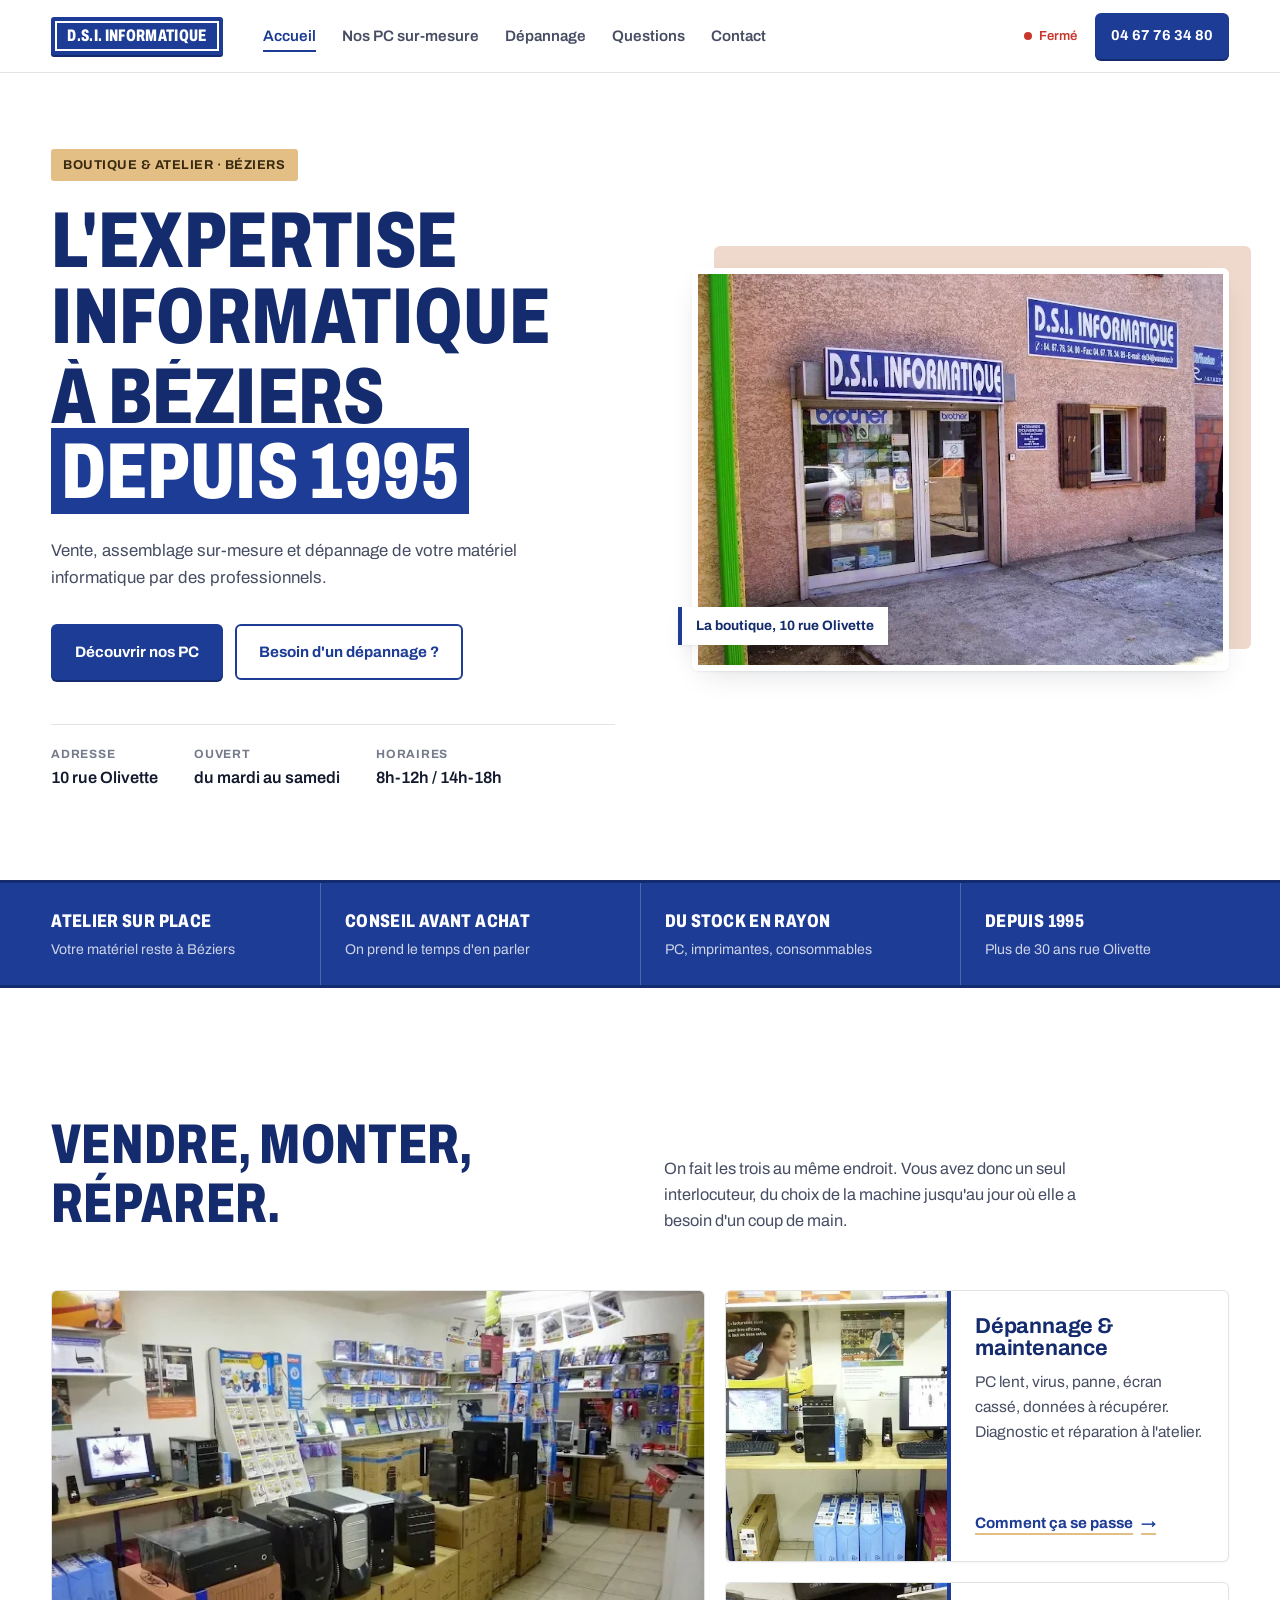
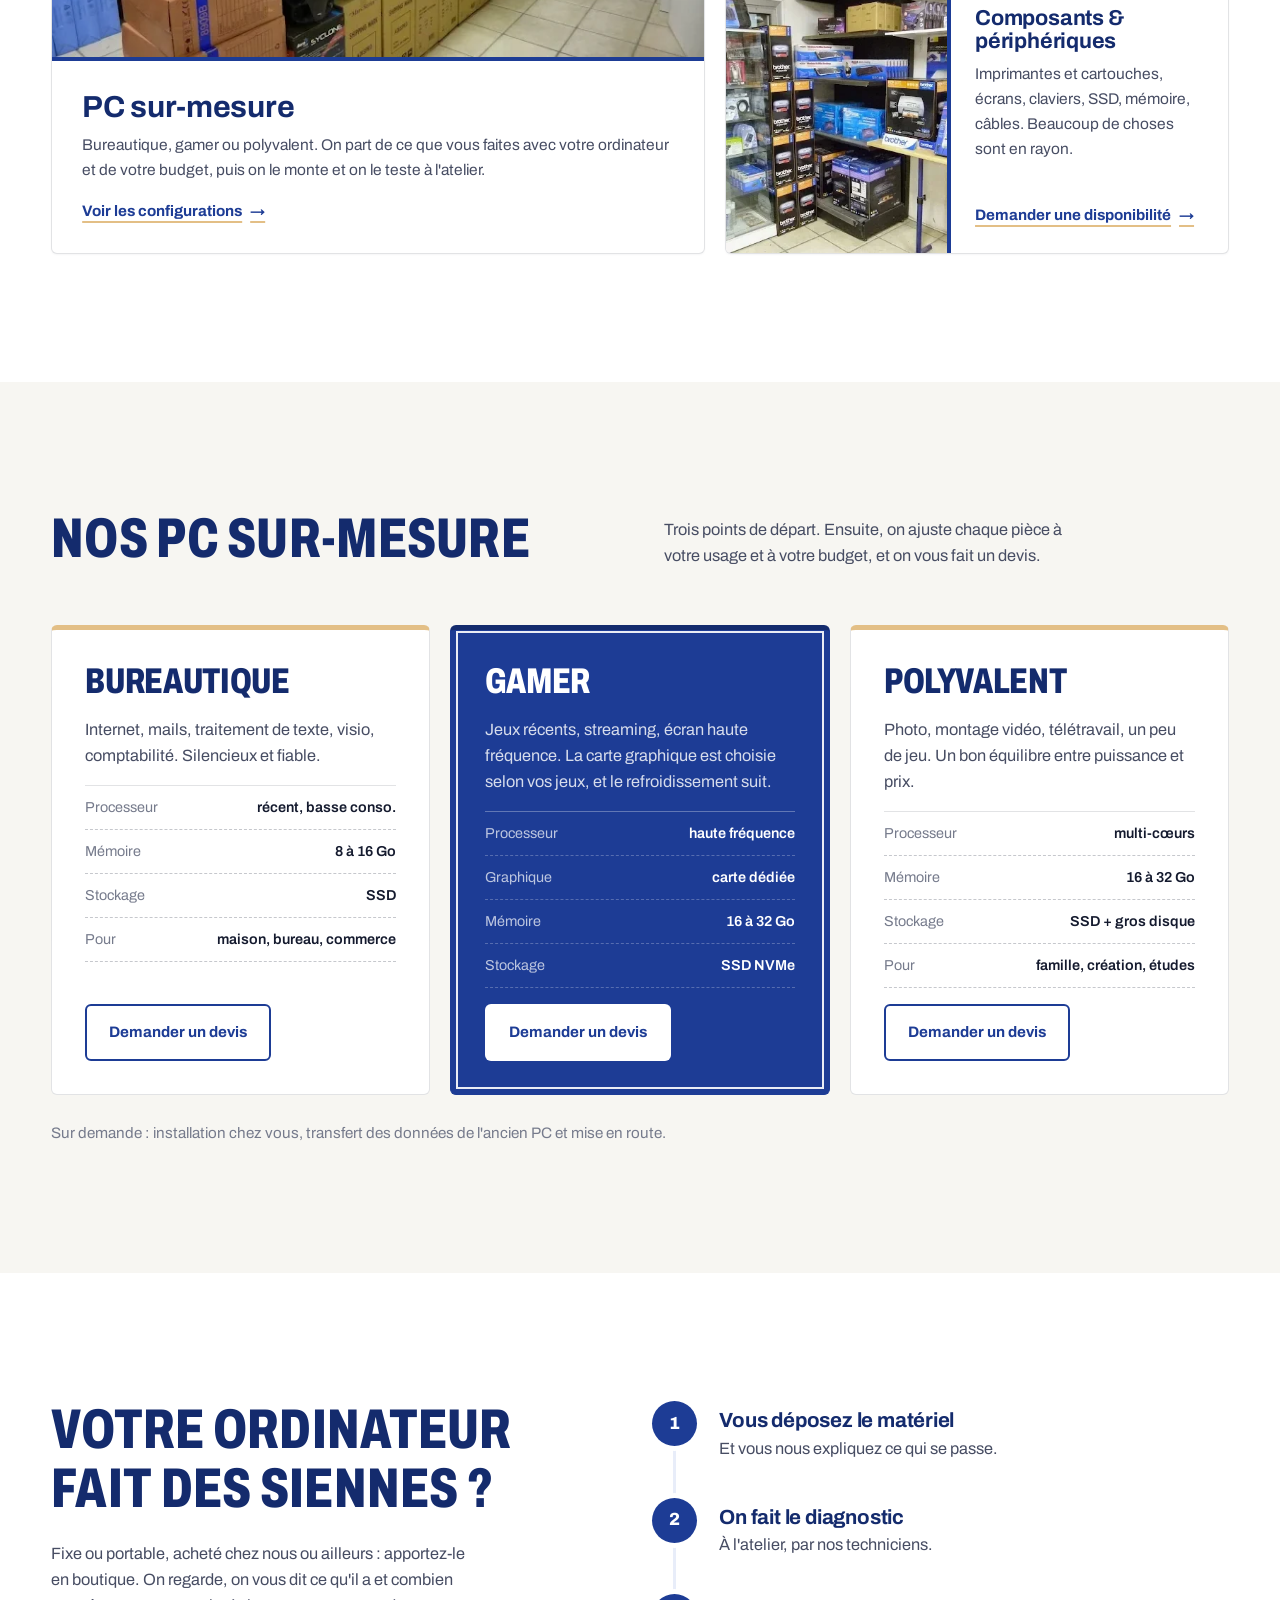
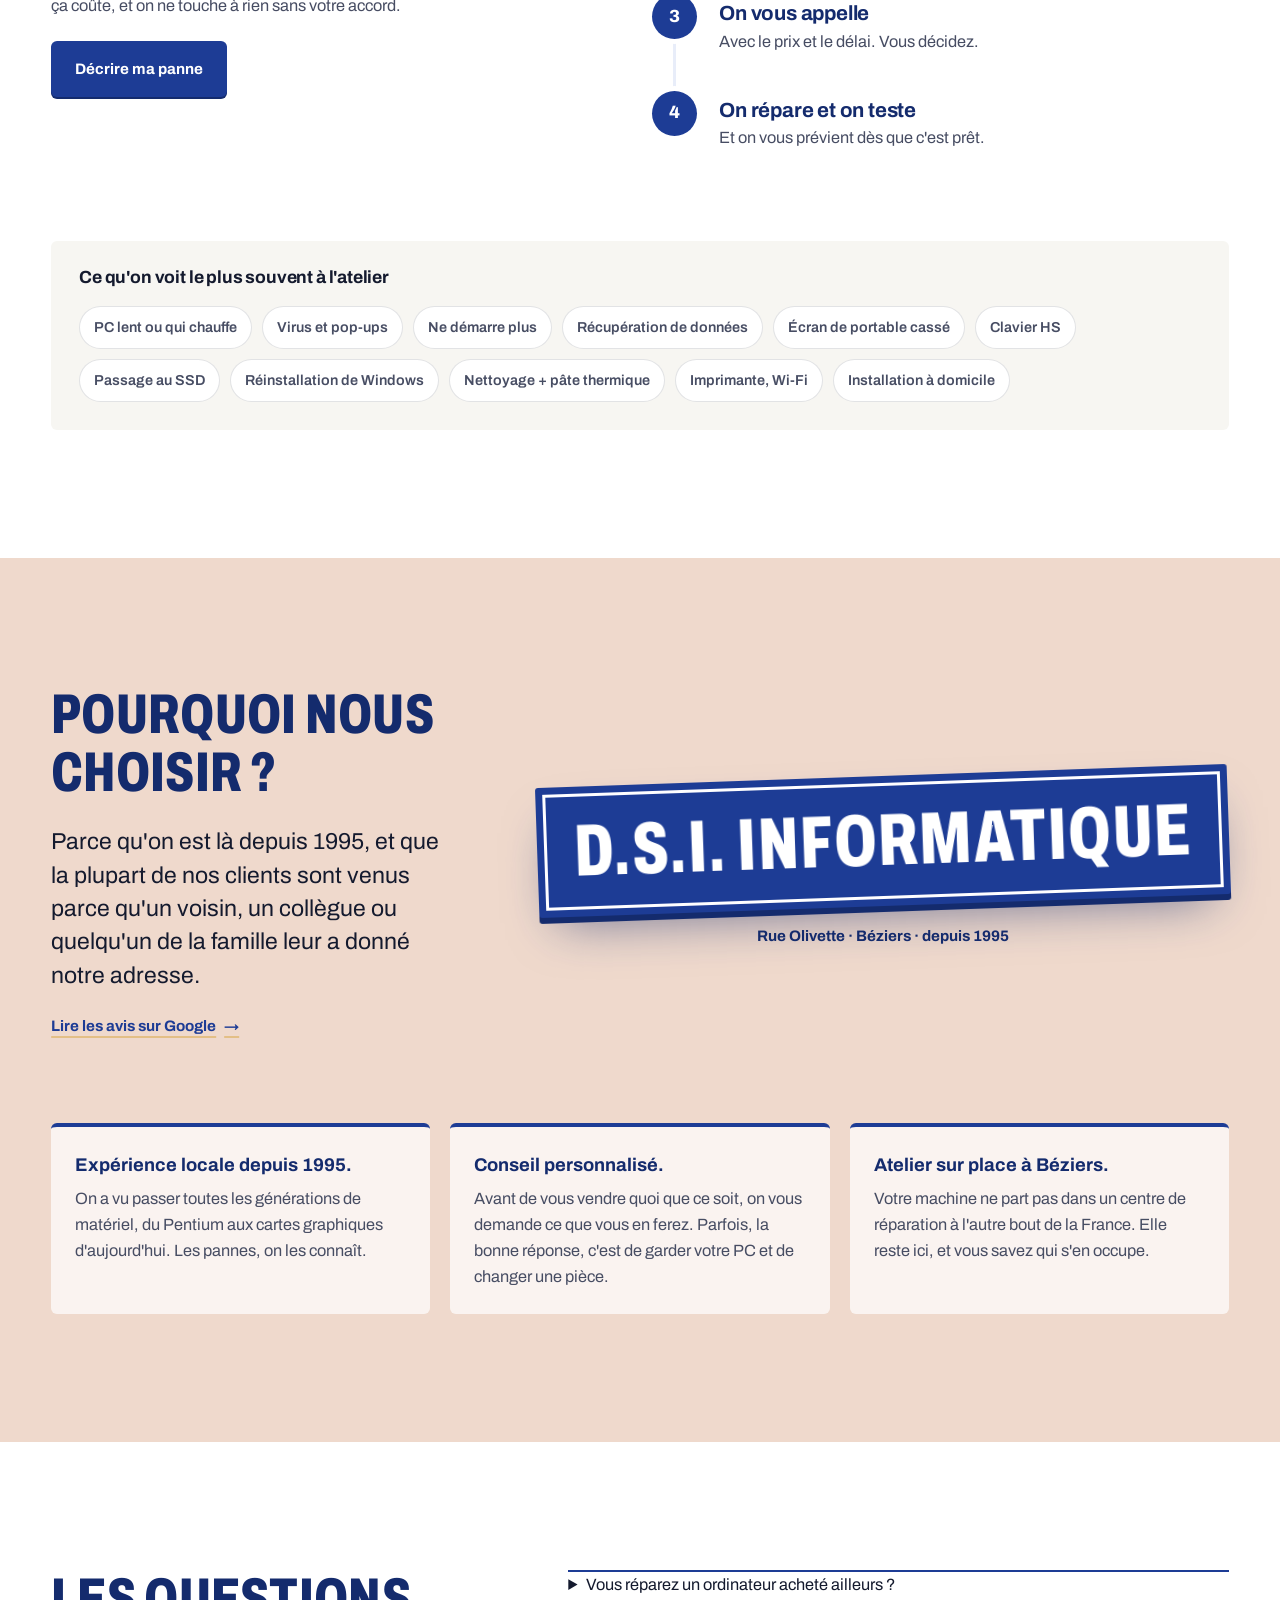
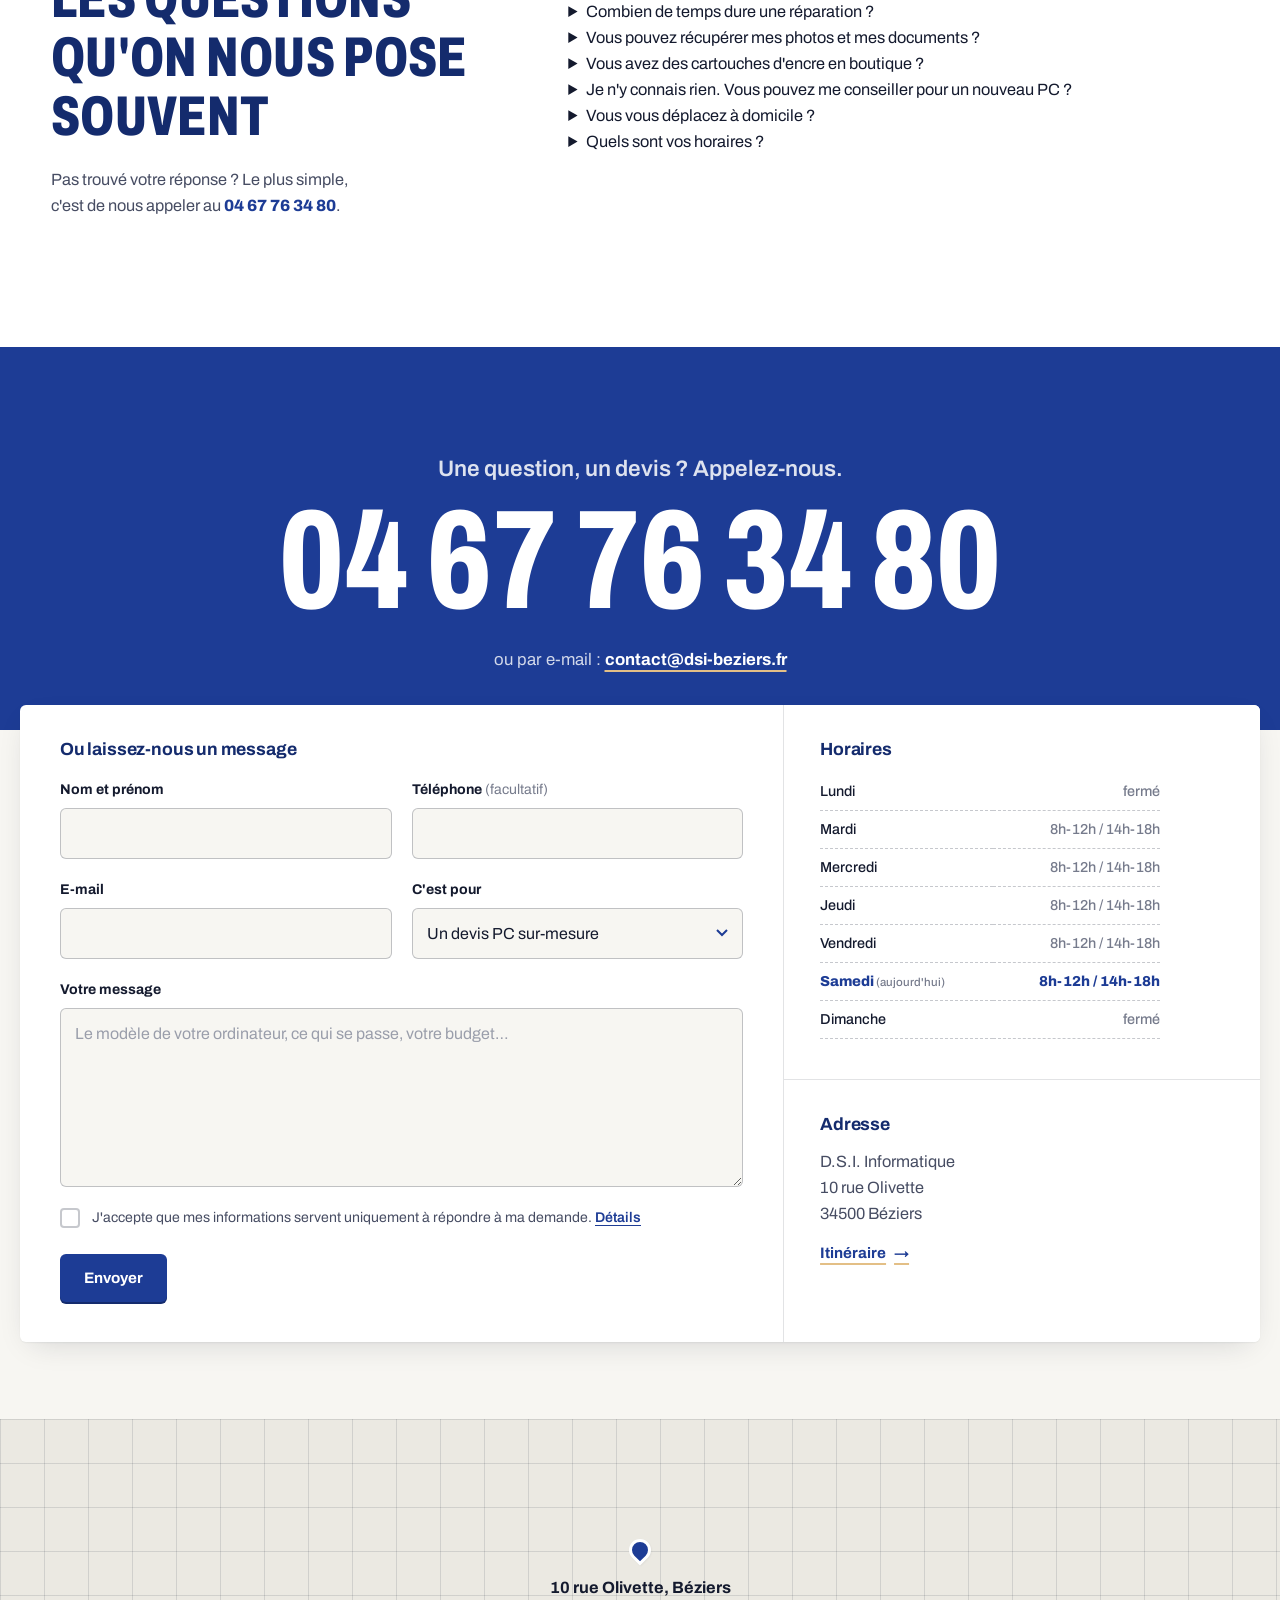
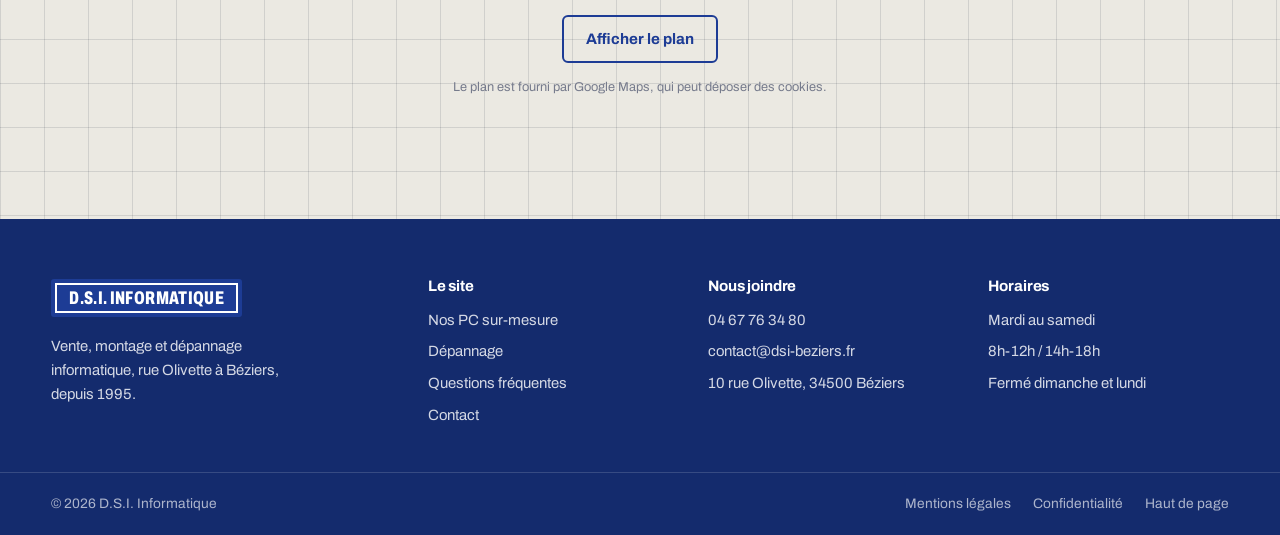
<file: index.html>
<!DOCTYPE html>
<html lang="fr">
<head>
  <meta charset="UTF-8">
  <meta name="viewport" content="width=device-width, initial-scale=1.0">
  <title>D.S.I. Informatique, Béziers | Vente, PC sur-mesure et dépannage depuis 1995</title>
  <meta name="description" content="D.S.I. Informatique, boutique et atelier au 10 rue Olivette à Béziers depuis 1995 : PC sur-mesure, dépannage, récupération de données, imprimantes, composants et périphériques. 04 67 76 34 80.">
  <meta name="theme-color" content="#1d3c95">
  <link rel="canonical" href="https://www.dsi-beziers.fr/">

  <meta property="og:type" content="website">
  <meta property="og:locale" content="fr_FR">
  <meta property="og:title" content="D.S.I. Informatique, l'informatique à Béziers depuis 1995">
  <meta property="og:description" content="Vente, assemblage sur-mesure et dépannage de votre matériel informatique, 10 rue Olivette à Béziers.">
  <meta property="og:image" content="https://www.dsi-beziers.fr/images/devanture.webp">

  <link rel="icon" href="data:image/svg+xml,%3Csvg xmlns='http://www.w3.org/2000/svg' viewBox='0 0 64 64'%3E%3Crect width='64' height='64' rx='8' fill='%231d3c95'/%3E%3Crect x='5' y='5' width='54' height='54' rx='4' fill='none' stroke='%23fff' stroke-width='2.5'/%3E%3Ctext x='32' y='40' font-family='Arial Narrow,Arial' font-weight='800' font-size='20' fill='%23fff' text-anchor='middle'%3EDSI%3C/text%3E%3C/svg%3E">
  <link rel="preconnect" href="https://fonts.googleapis.com">
  <link rel="preconnect" href="https://fonts.gstatic.com" crossorigin>
  <link href="https://fonts.googleapis.com/css2?family=Archivo:wdth,wght@62..125,400..800&display=swap" rel="stylesheet">
  <link rel="stylesheet" href="style.css">

  <script type="application/ld+json">
  {
    "@context": "https://schema.org",
    "@type": "ComputerStore",
    "name": "D.S.I. Informatique",
    "url": "https://www.dsi-beziers.fr/",
    "image": "https://www.dsi-beziers.fr/images/devanture.webp",
    "telephone": "+33467763480",
    "email": "contact@dsi-beziers.fr",
    "foundingDate": "1995",
    "address": {
      "@type": "PostalAddress",
      "streetAddress": "10 rue Olivette",
      "postalCode": "34500",
      "addressLocality": "Béziers",
      "addressCountry": "FR"
    },
    "openingHoursSpecification": [
      { "@type": "OpeningHoursSpecification", "dayOfWeek": ["Tuesday","Wednesday","Thursday","Friday","Saturday"], "opens": "08:00", "closes": "12:00" },
      { "@type": "OpeningHoursSpecification", "dayOfWeek": ["Tuesday","Wednesday","Thursday","Friday","Saturday"], "opens": "14:00", "closes": "18:00" }
    ]
  }
  </script>
</head>
<body>
  <a class="skip" href="#main">Aller au contenu</a>

  <!-- ===== Header ===== -->
  <header class="header" id="header">
    <nav class="nav" aria-label="Navigation principale">
      <a href="#accueil" class="sign sign--sm" aria-label="D.S.I. Informatique, accueil">D.S.I. Informatique</a>

      <ul class="nav__links" id="navLinks">
        <li><a href="#accueil">Accueil</a></li>
        <li><a href="#pc-sur-mesure">Nos PC sur-mesure</a></li>
        <li><a href="#depannage">Dépannage</a></li>
        <li><a href="#faq">Questions</a></li>
        <li><a href="#contact">Contact</a></li>
      </ul>

      <div class="nav__right">
        <span class="live" id="liveStatus"><i></i><b>…</b></span>
        <a href="tel:+33467763480" class="btn btn--blue btn--sm nav__phone">04 67 76 34 80</a>
        <button class="burger" id="burger" aria-label="Ouvrir le menu" aria-expanded="false" aria-controls="navLinks"><span></span><span></span></button>
      </div>
    </nav>
  </header>

  <main id="main">
    <!-- ===== Hero ===== -->
    <section class="hero" id="accueil">
      <div class="hero__text">
        <p class="tag" data-reveal>Boutique &amp; atelier · Béziers</p>

        <h1 class="hero__title">
          <span class="line"><span>L'expertise informatique</span></span>
          <span class="line"><span>à Béziers <span class="hl">depuis 1995</span></span></span>
        </h1>

        <p class="hero__sub" data-reveal style="--d:.45s">
          Vente, assemblage sur-mesure et dépannage de votre matériel informatique par des professionnels.
        </p>

        <div class="hero__cta" data-reveal style="--d:.6s">
          <a href="#pc-sur-mesure" class="btn btn--blue">Découvrir nos PC</a>
          <a href="#depannage" class="btn btn--line">Besoin d'un dépannage ?</a>
        </div>

        <dl class="hero__facts" data-reveal style="--d:.75s">
          <div><dt>Adresse</dt><dd>10 rue Olivette</dd></div>
          <div><dt>Ouvert</dt><dd>du mardi au samedi</dd></div>
          <div><dt>Horaires</dt><dd>8h-12h / 14h-18h</dd></div>
        </dl>
      </div>

      <figure class="hero__photo" data-reveal style="--d:.2s">
        <img src="images/devanture.webp" width="680" height="510"
             alt="La devanture de D.S.I. Informatique, rue Olivette à Béziers, avec son enseigne bleue" fetchpriority="high">
        <figcaption>La boutique, 10 rue Olivette</figcaption>
      </figure>
    </section>

    <!-- ===== Bandeau ===== -->
    <ul class="perks">
      <li data-reveal><strong>Atelier sur place</strong><span>Votre matériel reste à Béziers</span></li>
      <li data-reveal style="--d:.06s"><strong>Conseil avant achat</strong><span>On prend le temps d'en parler</span></li>
      <li data-reveal style="--d:.12s"><strong>Du stock en rayon</strong><span>PC, imprimantes, consommables</span></li>
      <li data-reveal style="--d:.18s"><strong>Depuis 1995</strong><span>Plus de 30 ans rue Olivette</span></li>
    </ul>

    <!-- ===== Services ===== -->
    <section class="section" id="services" aria-labelledby="services-title">
      <div class="section__head">
        <h2 id="services-title" data-reveal>Vendre, monter, réparer.</h2>
        <p data-reveal style="--d:.1s">On fait les trois au même endroit. Vous avez donc un seul interlocuteur, du choix de la machine jusqu'au jour où elle a besoin d'un coup de main.</p>
      </div>

      <div class="services">
        <article class="service service--big" data-reveal>
          <a href="#pc-sur-mesure" class="service__img" tabindex="-1" aria-hidden="true">
            <img src="images/boutique-pc.webp" width="680" height="382" alt="" loading="lazy">
          </a>
          <div class="service__body">
            <h3>PC sur-mesure</h3>
            <p>Bureautique, gamer ou polyvalent. On part de ce que vous faites avec votre ordinateur et de votre budget, puis on le monte et on le teste à l'atelier.</p>
            <a href="#pc-sur-mesure" class="link">Voir les configurations</a>
          </div>
        </article>

        <article class="service" data-reveal style="--d:.08s">
          <a href="#depannage" class="service__img" tabindex="-1" aria-hidden="true">
            <img src="images/boutique-postes.webp" width="680" height="382" alt="" loading="lazy">
          </a>
          <div class="service__body">
            <h3>Dépannage &amp; maintenance</h3>
            <p>PC lent, virus, panne, écran cassé, données à récupérer. Diagnostic et réparation à l'atelier.</p>
            <a href="#depannage" class="link">Comment ça se passe</a>
          </div>
        </article>

        <article class="service" data-reveal style="--d:.16s">
          <a href="#contact" class="service__img" tabindex="-1" aria-hidden="true">
            <img src="images/boutique-imprimantes.webp" width="680" height="382" alt="" loading="lazy">
          </a>
          <div class="service__body">
            <h3>Composants &amp; périphériques</h3>
            <p>Imprimantes et cartouches, écrans, claviers, SSD, mémoire, câbles. Beaucoup de choses sont en rayon.</p>
            <a href="#contact" class="link" data-subject="Composant / périphérique">Demander une disponibilité</a>
          </div>
        </article>
      </div>
    </section>

    <!-- ===== PC sur-mesure ===== -->
    <section class="section section--wall" id="pc-sur-mesure" aria-labelledby="pc-title">
      <div class="section__head">
        <h2 id="pc-title" data-reveal>Nos PC sur-mesure</h2>
        <p data-reveal style="--d:.1s">Trois points de départ. Ensuite, on ajuste chaque pièce à votre usage et à votre budget, et on vous fait un devis.</p>
      </div>

      <div class="configs">
        <article class="config" data-reveal>
          <h3>Bureautique</h3>
          <p>Internet, mails, traitement de texte, visio, comptabilité. Silencieux et fiable.</p>
          <ul class="specs">
            <li><span>Processeur</span>récent, basse conso.</li>
            <li><span>Mémoire</span>8 à 16 Go</li>
            <li><span>Stockage</span>SSD</li>
            <li><span>Pour</span>maison, bureau, commerce</li>
          </ul>
          <a href="#contact" class="btn btn--line" data-subject="Devis PC sur-mesure" data-message="Bonjour, je souhaite un devis pour un PC bureautique.">Demander un devis</a>
        </article>

        <article class="config config--blue" data-reveal style="--d:.08s">
          <h3>Gamer</h3>
          <p>Jeux récents, streaming, écran haute fréquence. La carte graphique est choisie selon vos jeux, et le refroidissement suit.</p>
          <ul class="specs">
            <li><span>Processeur</span>haute fréquence</li>
            <li><span>Graphique</span>carte dédiée</li>
            <li><span>Mémoire</span>16 à 32 Go</li>
            <li><span>Stockage</span>SSD NVMe</li>
          </ul>
          <a href="#contact" class="btn btn--white" data-subject="Devis PC sur-mesure" data-message="Bonjour, je souhaite un devis pour un PC gamer. Je joue surtout à : ">Demander un devis</a>
        </article>

        <article class="config" data-reveal style="--d:.16s">
          <h3>Polyvalent</h3>
          <p>Photo, montage vidéo, télétravail, un peu de jeu. Un bon équilibre entre puissance et prix.</p>
          <ul class="specs">
            <li><span>Processeur</span>multi-cœurs</li>
            <li><span>Mémoire</span>16 à 32 Go</li>
            <li><span>Stockage</span>SSD + gros disque</li>
            <li><span>Pour</span>famille, création, études</li>
          </ul>
          <a href="#contact" class="btn btn--line" data-subject="Devis PC sur-mesure" data-message="Bonjour, je souhaite un devis pour un PC polyvalent. Je m'en sers pour : ">Demander un devis</a>
        </article>
      </div>

      <p class="note" data-reveal>Sur demande : installation chez vous, transfert des données de l'ancien PC et mise en route.</p>
    </section>

    <!-- ===== Dépannage ===== -->
    <section class="section" id="depannage" aria-labelledby="repair-title">
      <div class="repair__grid">
        <div class="repair__intro">
          <h2 id="repair-title" data-reveal>Votre ordinateur fait des siennes ?</h2>
          <p data-reveal style="--d:.1s">Fixe ou portable, acheté chez nous ou ailleurs : apportez-le en boutique. On regarde, on vous dit ce qu'il a et combien ça coûte, et on ne touche à rien sans votre accord.</p>
          <a href="#contact" class="btn btn--blue" data-subject="Dépannage" data-reveal style="--d:.2s">Décrire ma panne</a>
        </div>

        <ol class="steps" id="steps">
          <li data-reveal><span>1</span><div><h3>Vous déposez le matériel</h3><p>Et vous nous expliquez ce qui se passe.</p></div></li>
          <li data-reveal style="--d:.08s"><span>2</span><div><h3>On fait le diagnostic</h3><p>À l'atelier, par nos techniciens.</p></div></li>
          <li data-reveal style="--d:.16s"><span>3</span><div><h3>On vous appelle</h3><p>Avec le prix et le délai. Vous décidez.</p></div></li>
          <li data-reveal style="--d:.24s"><span>4</span><div><h3>On répare et on teste</h3><p>Et on vous prévient dès que c'est prêt.</p></div></li>
        </ol>
      </div>

      <div class="fixes" data-reveal>
        <h3>Ce qu'on voit le plus souvent à l'atelier</h3>
        <ul>
          <li>PC lent ou qui chauffe</li>
          <li>Virus et pop-ups</li>
          <li>Ne démarre plus</li>
          <li>Récupération de données</li>
          <li>Écran de portable cassé</li>
          <li>Clavier HS</li>
          <li>Passage au SSD</li>
          <li>Réinstallation de Windows</li>
          <li>Nettoyage + pâte thermique</li>
          <li>Imprimante, Wi-Fi</li>
          <li>Installation à domicile</li>
        </ul>
      </div>
    </section>

    <!-- ===== Pourquoi nous ===== -->
    <section class="section section--facade" id="pourquoi" aria-labelledby="why-title">
      <div class="why__top">
        <div class="why__text">
          <h2 id="why-title" data-reveal>Pourquoi nous choisir ?</h2>
          <p class="why__lead" data-reveal style="--d:.1s">
            Parce qu'on est là depuis 1995, et que la plupart de nos clients sont venus parce qu'un voisin, un collègue ou quelqu'un de la famille leur a donné notre adresse.
          </p>
          <a class="link" href="https://www.google.com/search?q=D.S.I.+Informatique+10+rue+Olivette+B%C3%A9ziers+avis" target="_blank" rel="noopener" data-reveal style="--d:.2s">Lire les avis sur Google</a>
        </div>

        <div class="why__plaque" data-reveal style="--d:.1s" aria-hidden="true">
          <span class="sign sign--xl">D.S.I. Informatique</span>
          <span class="why__plaque-sub">Rue Olivette · Béziers · depuis 1995</span>
        </div>
      </div>

      <div class="reasons">
        <p data-reveal><strong>Expérience locale depuis 1995.</strong> On a vu passer toutes les générations de matériel, du Pentium aux cartes graphiques d'aujourd'hui. Les pannes, on les connaît.</p>
        <p data-reveal style="--d:.08s"><strong>Conseil personnalisé.</strong> Avant de vous vendre quoi que ce soit, on vous demande ce que vous en ferez. Parfois, la bonne réponse, c'est de garder votre PC et de changer une pièce.</p>
        <p data-reveal style="--d:.16s"><strong>Atelier sur place à Béziers.</strong> Votre machine ne part pas dans un centre de réparation à l'autre bout de la France. Elle reste ici, et vous savez qui s'en occupe.</p>
      </div>
    </section>

    <!-- ===== FAQ ===== -->
    <section class="section" id="faq" aria-labelledby="faq-title">
      <div class="faq__grid">
        <div>
          <h2 id="faq-title" data-reveal>Les questions qu'on nous pose souvent</h2>
          <p class="faq__aside" data-reveal style="--d:.1s">Pas trouvé votre réponse ? Le plus simple, c'est de nous appeler au <a href="tel:+33467763480">04 67 76 34 80</a>.</p>
        </div>

        <div class="faq__list">
          <details data-reveal>
            <summary>Vous réparez un ordinateur acheté ailleurs ?</summary>
            <div><p>Oui. Fixe ou portable, peu importe la marque ou le magasin d'origine.</p></div>
          </details>
          <details data-reveal>
            <summary>Combien de temps dure une réparation ?</summary>
            <div><p>Ça dépend de la panne et des pièces à commander. On vous donne un délai précis après le diagnostic, en même temps que le prix.</p></div>
          </details>
          <details data-reveal>
            <summary>Vous pouvez récupérer mes photos et mes documents ?</summary>
            <div><p>Oui, sur disque dur ou SSD, même quand l'ordinateur ne démarre plus. Si le disque fait un bruit inhabituel, ne le rallumez plus et apportez-le tel quel.</p></div>
          </details>
          <details data-reveal>
            <summary>Vous avez des cartouches d'encre en boutique ?</summary>
            <div><p>Oui, on a des imprimantes et des consommables en rayon. Pour un modèle précis, appelez-nous avant de passer pour vérifier qu'on l'a.</p></div>
          </details>
          <details data-reveal>
            <summary>Je n'y connais rien. Vous pouvez me conseiller pour un nouveau PC ?</summary>
            <div><p>Bien sûr. Dites-nous à quoi il va servir et combien vous voulez mettre, on s'occupe du reste.</p></div>
          </details>
          <details data-reveal>
            <summary>Vous vous déplacez à domicile ?</summary>
            <div><p>Oui, pour installer votre nouveau matériel. Appelez-nous pour fixer un créneau.</p></div>
          </details>
          <details data-reveal>
            <summary>Quels sont vos horaires ?</summary>
            <div><p>Du mardi au samedi, de 8h à 12h et de 14h à 18h. Fermé le dimanche et le lundi.</p></div>
          </details>
        </div>
      </div>
    </section>

    <!-- ===== Contact ===== -->
    <section class="contact" id="contact" aria-labelledby="contact-title">
      <div class="contact__big">
        <h2 id="contact-title" class="contact__label" data-reveal>Une question, un devis ? Appelez-nous.</h2>
        <a href="tel:+33467763480" class="phone-xl" data-reveal>04 67 76 34 80</a>
        <p class="contact__mail" data-reveal style="--d:.1s">ou par e-mail : <a href="mailto:contact@dsi-beziers.fr">contact@dsi-beziers.fr</a></p>
      </div>

      <div class="contact__layout">
        <form class="form" id="contactForm" novalidate data-reveal>
          <h3>Ou laissez-nous un message</h3>
          <div class="form__row">
            <div class="field">
              <label for="f-name">Nom et prénom</label>
              <input id="f-name" name="name" type="text" autocomplete="name" required>
              <small class="field__error">Indiquez votre nom.</small>
            </div>
            <div class="field">
              <label for="f-phone">Téléphone <i>(facultatif)</i></label>
              <input id="f-phone" name="phone" type="tel" autocomplete="tel" inputmode="tel">
            </div>
          </div>
          <div class="form__row">
            <div class="field">
              <label for="f-email">E-mail</label>
              <input id="f-email" name="email" type="email" autocomplete="email" required>
              <small class="field__error">Indiquez une adresse e-mail valide.</small>
            </div>
            <div class="field">
              <label for="f-subject">C'est pour</label>
              <select id="f-subject" name="subject" required>
                <option value="Devis PC sur-mesure">Un devis PC sur-mesure</option>
                <option value="Dépannage">Un dépannage / une réparation</option>
                <option value="Récupération de données">Une récupération de données</option>
                <option value="Composant / périphérique">Un composant / périphérique</option>
                <option value="Installation à domicile">Une installation à domicile</option>
                <option value="Autre demande">Autre chose</option>
              </select>
            </div>
          </div>
          <div class="field">
            <label for="f-message">Votre message</label>
            <textarea id="f-message" name="message" rows="6" required placeholder="Le modèle de votre ordinateur, ce qui se passe, votre budget…"></textarea>
            <small class="field__error">Écrivez votre message.</small>
          </div>
          <label class="check">
            <input type="checkbox" name="consent" required>
            <span>J'accepte que mes informations servent uniquement à répondre à ma demande. <a href="mentions-legales.html#confidentialite">Détails</a></span>
          </label>
          <small class="field__error field__error--consent">Merci de cocher cette case.</small>

          <div class="form__foot">
            <button type="submit" class="btn btn--blue">Envoyer</button>
            <p class="form__status" id="formStatus" role="status" aria-live="polite"></p>
          </div>
        </form>

        <aside class="contact__info">
          <div class="contact__col" data-reveal>
            <h3>Horaires</h3>
            <table class="hours" id="hours">
              <tbody>
                <tr data-day="1"><th>Lundi</th><td>fermé</td></tr>
                <tr data-day="2"><th>Mardi</th><td>8h-12h / 14h-18h</td></tr>
                <tr data-day="3"><th>Mercredi</th><td>8h-12h / 14h-18h</td></tr>
                <tr data-day="4"><th>Jeudi</th><td>8h-12h / 14h-18h</td></tr>
                <tr data-day="5"><th>Vendredi</th><td>8h-12h / 14h-18h</td></tr>
                <tr data-day="6"><th>Samedi</th><td>8h-12h / 14h-18h</td></tr>
                <tr data-day="0"><th>Dimanche</th><td>fermé</td></tr>
              </tbody>
            </table>
          </div>

          <div class="contact__col" data-reveal style="--d:.08s">
            <h3>Adresse</h3>
            <address>
              D.S.I. Informatique<br>
              10 rue Olivette<br>
              34500 Béziers
            </address>
            <a class="link" href="https://www.google.com/maps/dir/?api=1&destination=10+rue+Olivette+34500+B%C3%A9ziers" target="_blank" rel="noopener">Itinéraire</a>
          </div>
        </aside>
      </div>

      <div class="map" id="map">
        <div class="map__placeholder">
          <p><strong>10 rue Olivette, Béziers</strong></p>
          <button type="button" class="btn btn--line" id="loadMap">Afficher le plan</button>
          <small>Le plan est fourni par Google Maps, qui peut déposer des cookies.</small>
        </div>
      </div>
    </section>
  </main>

  <!-- ===== Footer ===== -->
  <footer class="footer">
    <div class="footer__cols">
      <div>
        <a href="#accueil" class="sign">D.S.I. Informatique</a>
        <p class="footer__about">Vente, montage et dépannage informatique, rue Olivette à Béziers, depuis 1995.</p>
      </div>
      <div>
        <h3>Le site</h3>
        <ul>
          <li><a href="#pc-sur-mesure">Nos PC sur-mesure</a></li>
          <li><a href="#depannage">Dépannage</a></li>
          <li><a href="#faq">Questions fréquentes</a></li>
          <li><a href="#contact">Contact</a></li>
        </ul>
      </div>
      <div>
        <h3>Nous joindre</h3>
        <ul>
          <li><a href="tel:+33467763480">04 67 76 34 80</a></li>
          <li><a href="mailto:contact@dsi-beziers.fr">contact@dsi-beziers.fr</a></li>
          <li>10 rue Olivette, 34500 Béziers</li>
        </ul>
      </div>
      <div>
        <h3>Horaires</h3>
        <ul>
          <li>Mardi au samedi</li>
          <li>8h-12h / 14h-18h</li>
          <li>Fermé dimanche et lundi</li>
        </ul>
      </div>
    </div>

    <div class="footer__bar">
      <span>© <span id="year"></span> D.S.I. Informatique</span>
      <nav aria-label="Liens légaux">
        <a href="mentions-legales.html">Mentions légales</a>
        <a href="mentions-legales.html#confidentialite">Confidentialité</a>
        <a href="#accueil">Haut de page</a>
      </nav>
    </div>
  </footer>

  <script src="script.js" defer></script>
</body>
</html>
</file>
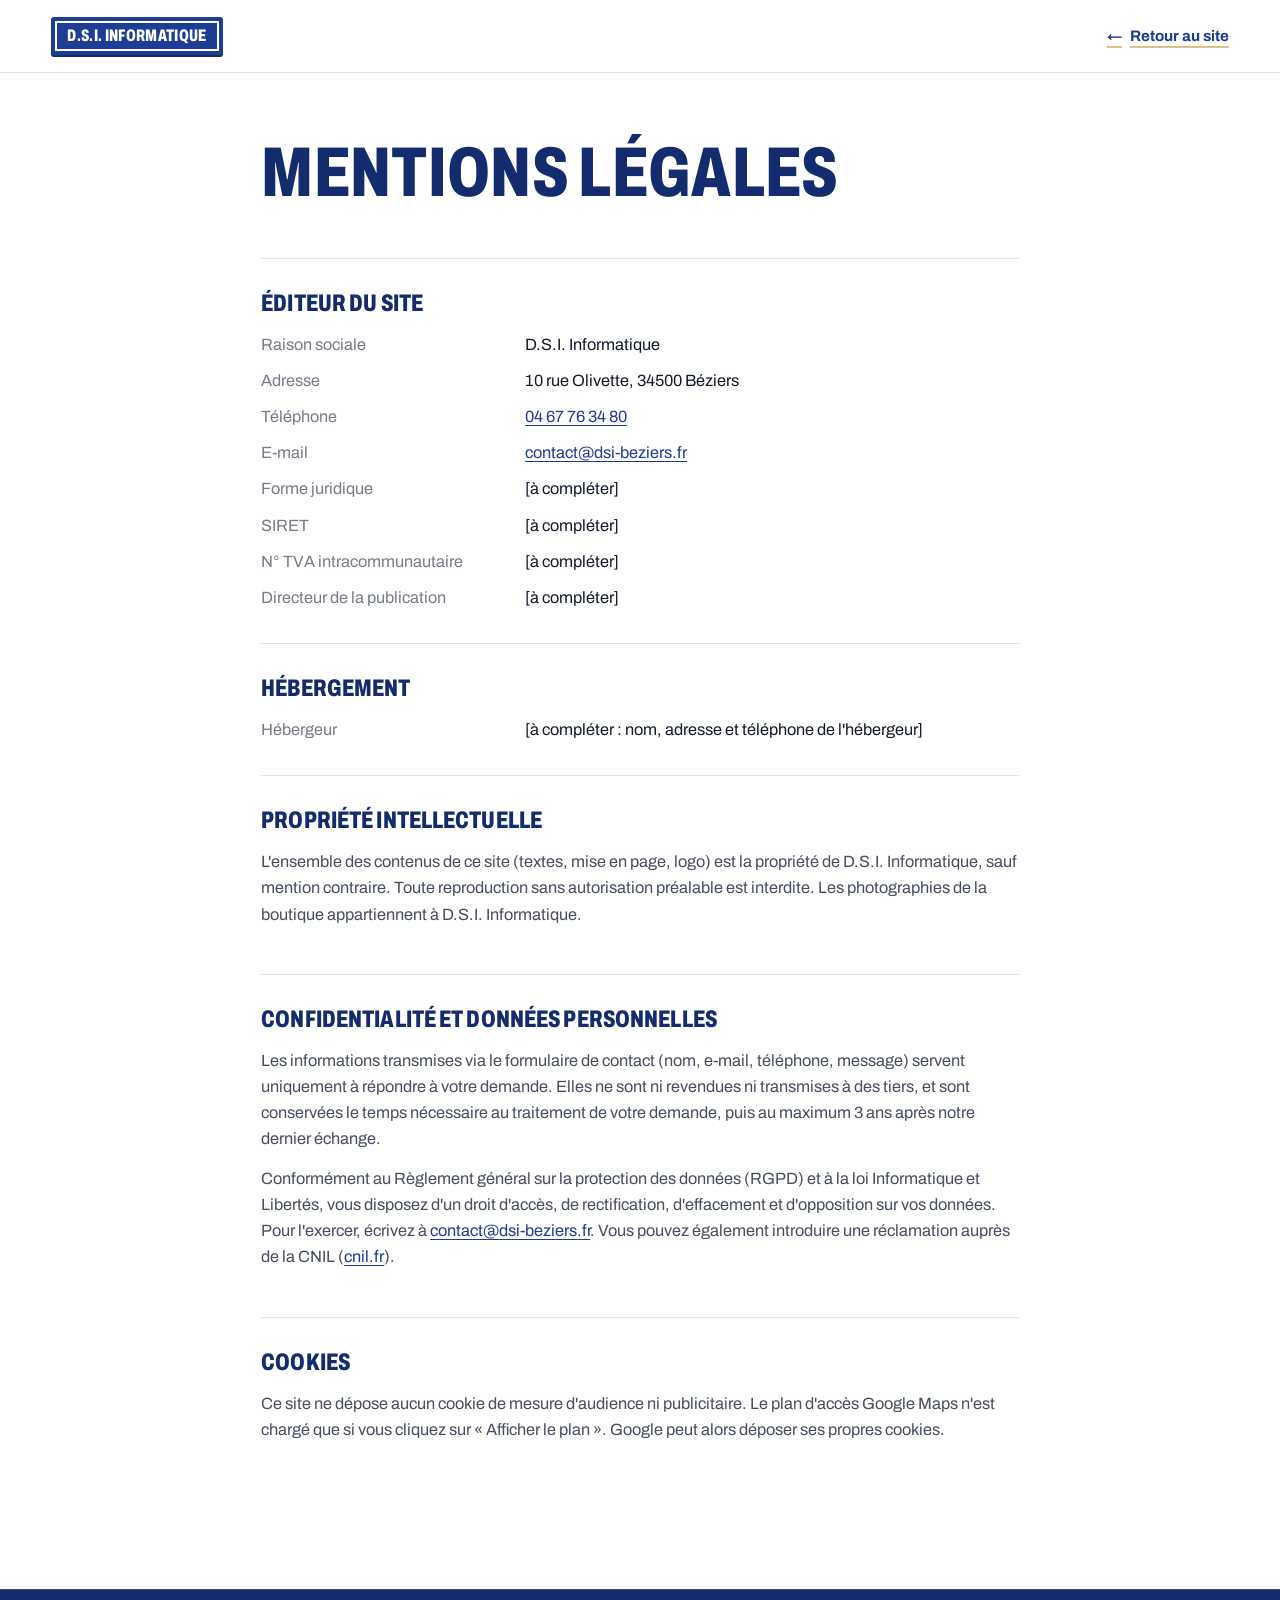
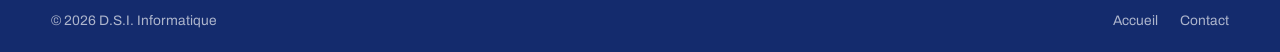
<file: mentions-legales.html>
<!DOCTYPE html>
<html lang="fr">
<head>
  <meta charset="UTF-8">
  <meta name="viewport" content="width=device-width, initial-scale=1.0">
  <title>Mentions légales et confidentialité | D.S.I. Informatique, Béziers</title>
  <meta name="robots" content="noindex">
  <meta name="theme-color" content="#1d3c95">
  <link rel="icon" href="data:image/svg+xml,%3Csvg xmlns='http://www.w3.org/2000/svg' viewBox='0 0 64 64'%3E%3Crect width='64' height='64' rx='8' fill='%231d3c95'/%3E%3Crect x='5' y='5' width='54' height='54' rx='4' fill='none' stroke='%23fff' stroke-width='2.5'/%3E%3Ctext x='32' y='40' font-family='Arial Narrow,Arial' font-weight='800' font-size='20' fill='%23fff' text-anchor='middle'%3EDSI%3C/text%3E%3C/svg%3E">
  <link rel="preconnect" href="https://fonts.googleapis.com">
  <link rel="preconnect" href="https://fonts.gstatic.com" crossorigin>
  <link href="https://fonts.googleapis.com/css2?family=Archivo:wdth,wght@62..125,400..800&display=swap" rel="stylesheet">
  <link rel="stylesheet" href="style.css">
</head>
<body class="page-legal">
  <header class="header">
    <nav class="nav" aria-label="Navigation principale">
      <a href="index.html" class="sign sign--sm">D.S.I. Informatique</a>
      <div class="nav__right">
        <a href="index.html" class="link link--back">Retour au site</a>
      </div>
    </nav>
  </header>

  <main class="legal">
    <h1>Mentions légales</h1>

    <section>
      <h2>Éditeur du site</h2>
      <dl>
        <dt>Raison sociale</dt><dd>D.S.I. Informatique</dd>
        <dt>Adresse</dt><dd>10 rue Olivette, 34500 Béziers</dd>
        <dt>Téléphone</dt><dd><a href="tel:+33467763480">04 67 76 34 80</a></dd>
        <dt>E-mail</dt><dd><a href="mailto:contact@dsi-beziers.fr">contact@dsi-beziers.fr</a></dd>
        <dt>Forme juridique</dt><dd>[à compléter]</dd>
        <dt>SIRET</dt><dd>[à compléter]</dd>
        <dt>N° TVA intracommunautaire</dt><dd>[à compléter]</dd>
        <dt>Directeur de la publication</dt><dd>[à compléter]</dd>
      </dl>
    </section>

    <section>
      <h2>Hébergement</h2>
      <dl>
        <dt>Hébergeur</dt><dd>[à compléter : nom, adresse et téléphone de l'hébergeur]</dd>
      </dl>
    </section>

    <section>
      <h2>Propriété intellectuelle</h2>
      <p>L'ensemble des contenus de ce site (textes, mise en page, logo) est la propriété de D.S.I. Informatique, sauf mention contraire. Toute reproduction sans autorisation préalable est interdite. Les photographies de la boutique appartiennent à D.S.I. Informatique.</p>
    </section>

    <section id="confidentialite">
      <h2>Confidentialité et données personnelles</h2>
      <p>Les informations transmises via le formulaire de contact (nom, e-mail, téléphone, message) servent uniquement à répondre à votre demande. Elles ne sont ni revendues ni transmises à des tiers, et sont conservées le temps nécessaire au traitement de votre demande, puis au maximum 3 ans après notre dernier échange.</p>
      <p>Conformément au Règlement général sur la protection des données (RGPD) et à la loi Informatique et Libertés, vous disposez d'un droit d'accès, de rectification, d'effacement et d'opposition sur vos données. Pour l'exercer, écrivez à <a href="mailto:contact@dsi-beziers.fr">contact@dsi-beziers.fr</a>. Vous pouvez également introduire une réclamation auprès de la CNIL (<a href="https://www.cnil.fr" target="_blank" rel="noopener">cnil.fr</a>).</p>
    </section>

    <section>
      <h2>Cookies</h2>
      <p>Ce site ne dépose aucun cookie de mesure d'audience ni publicitaire. Le plan d'accès Google Maps n'est chargé que si vous cliquez sur « Afficher le plan ». Google peut alors déposer ses propres cookies.</p>
    </section>
  </main>

  <footer class="footer">
    <div class="footer__bar">
      <span>© <span id="year"></span> D.S.I. Informatique</span>
      <nav aria-label="Liens légaux"><a href="index.html">Accueil</a><a href="index.html#contact">Contact</a></nav>
    </div>
  </footer>
  <script>document.getElementById("year").textContent = new Date().getFullYear();</script>
</body>
</html>
</file>
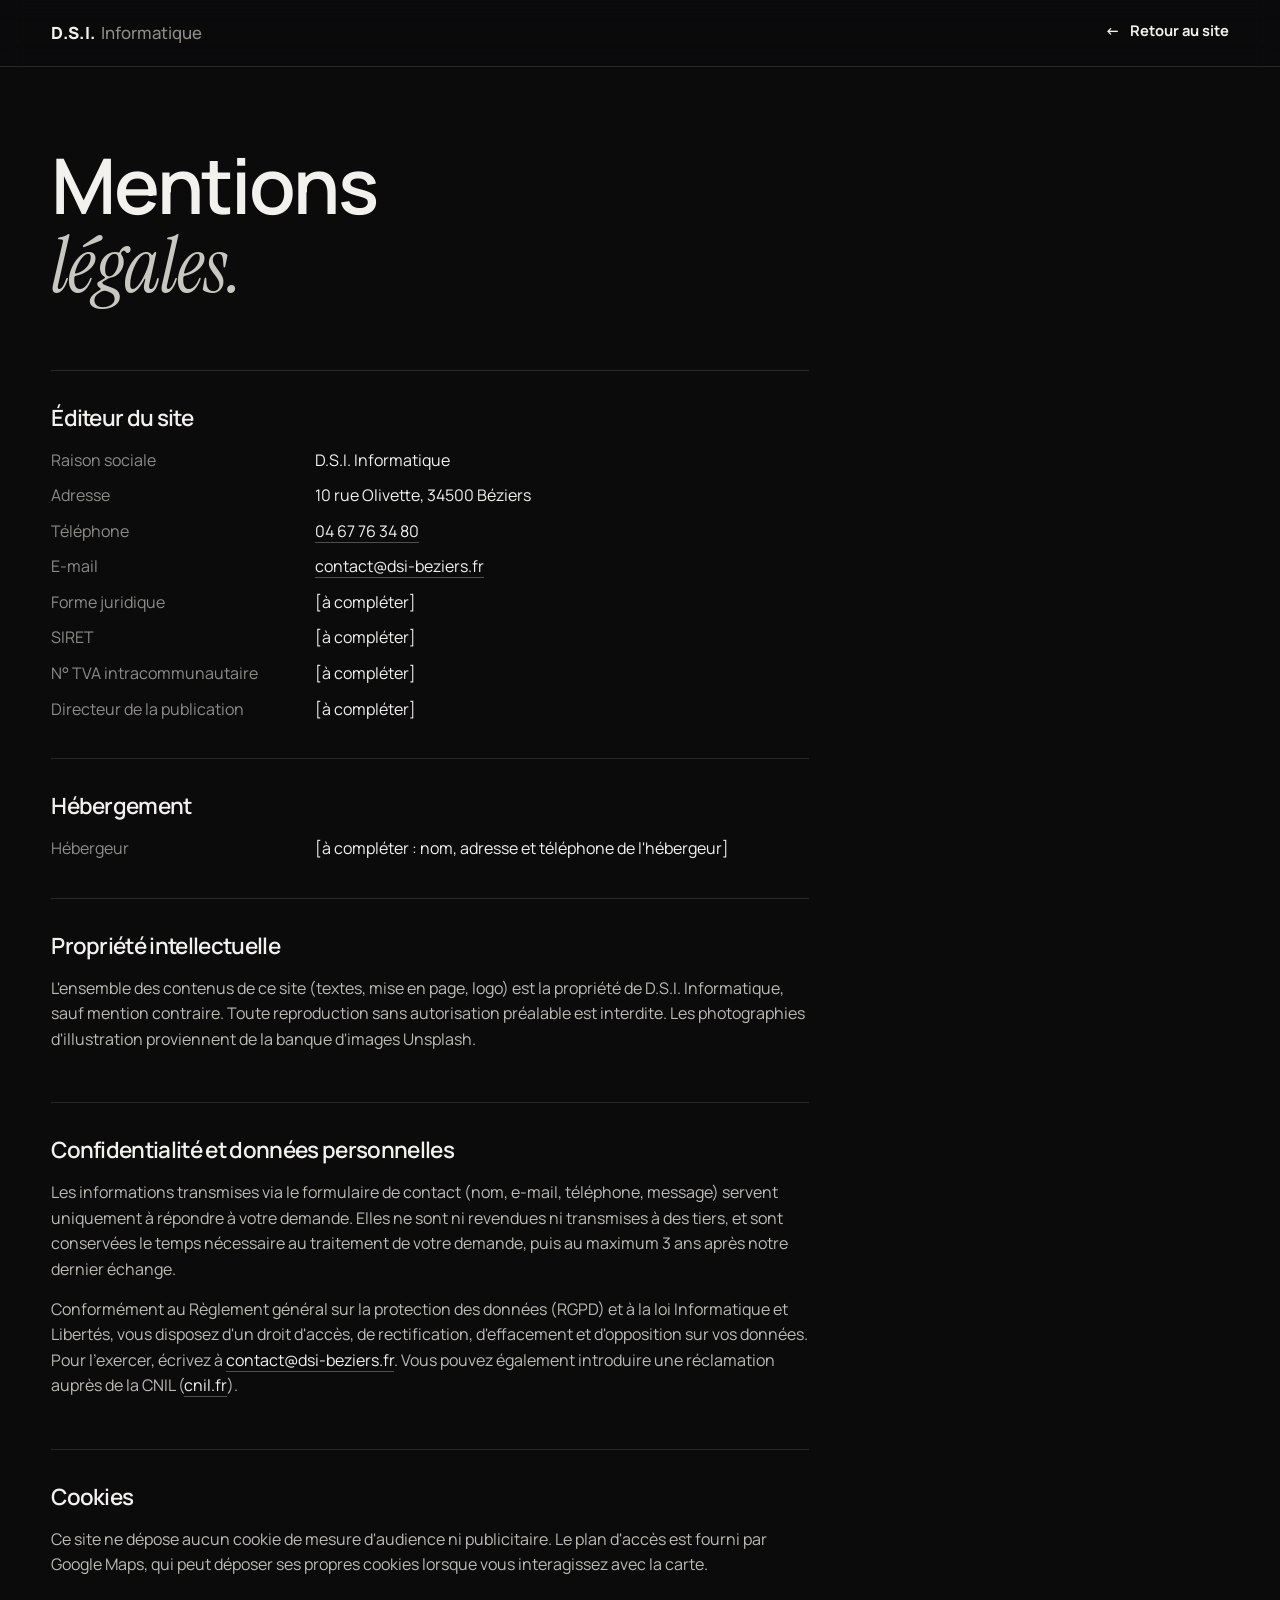
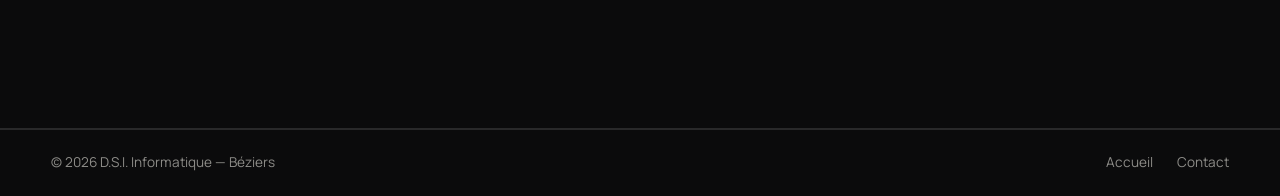
<file: v1/mentions-legales.html>
<!DOCTYPE html>
<html lang="fr">
<head>
  <meta charset="UTF-8">
  <meta name="viewport" content="width=device-width, initial-scale=1.0">
  <title>Mentions légales et confidentialité — D.S.I. Informatique Béziers</title>
  <meta name="robots" content="noindex">
  <meta name="theme-color" content="#0b0b0c">
  <link rel="icon" href="data:image/svg+xml,%3Csvg xmlns='http://www.w3.org/2000/svg' viewBox='0 0 64 64'%3E%3Crect width='64' height='64' rx='14' fill='%230b0b0c'/%3E%3Ctext x='32' y='41' font-family='Arial' font-weight='800' font-size='22' fill='%23f2f1ee' text-anchor='middle'%3EDSI%3C/text%3E%3C/svg%3E">
  <link rel="preconnect" href="https://fonts.googleapis.com">
  <link rel="preconnect" href="https://fonts.gstatic.com" crossorigin>
  <link href="https://fonts.googleapis.com/css2?family=Manrope:wght@400;500;600;700;800&family=Instrument+Serif:ital@1&display=swap" rel="stylesheet">
  <link rel="stylesheet" href="style.css">
</head>
<body class="page-legal">
  <header class="header">
    <nav class="nav" aria-label="Navigation principale">
      <a href="index.html" class="logo">D.S.I.<span>Informatique</span></a>
      <div class="nav__right">
        <a href="index.html" class="link link--back">Retour au site</a>
      </div>
    </nav>
  </header>

  <main class="legal">
    <h1>Mentions<br><em>légales.</em></h1>

    <section>
      <h2>Éditeur du site</h2>
      <dl>
        <dt>Raison sociale</dt><dd>D.S.I. Informatique</dd>
        <dt>Adresse</dt><dd>10 rue Olivette, 34500 Béziers</dd>
        <dt>Téléphone</dt><dd><a href="tel:+33467763480">04 67 76 34 80</a></dd>
        <dt>E-mail</dt><dd><a href="mailto:contact@dsi-beziers.fr">contact@dsi-beziers.fr</a></dd>
        <dt>Forme juridique</dt><dd>[à compléter]</dd>
        <dt>SIRET</dt><dd>[à compléter]</dd>
        <dt>N° TVA intracommunautaire</dt><dd>[à compléter]</dd>
        <dt>Directeur de la publication</dt><dd>[à compléter]</dd>
      </dl>
    </section>

    <section>
      <h2>Hébergement</h2>
      <dl>
        <dt>Hébergeur</dt><dd>[à compléter : nom, adresse et téléphone de l'hébergeur]</dd>
      </dl>
    </section>

    <section>
      <h2>Propriété intellectuelle</h2>
      <p>L'ensemble des contenus de ce site (textes, mise en page, logo) est la propriété de D.S.I. Informatique, sauf mention contraire. Toute reproduction sans autorisation préalable est interdite. Les photographies d'illustration proviennent de la banque d'images Unsplash.</p>
    </section>

    <section id="confidentialite">
      <h2>Confidentialité et données personnelles</h2>
      <p>Les informations transmises via le formulaire de contact (nom, e-mail, téléphone, message) servent uniquement à répondre à votre demande. Elles ne sont ni revendues ni transmises à des tiers, et sont conservées le temps nécessaire au traitement de votre demande, puis au maximum 3 ans après notre dernier échange.</p>
      <p>Conformément au Règlement général sur la protection des données (RGPD) et à la loi Informatique et Libertés, vous disposez d'un droit d'accès, de rectification, d'effacement et d'opposition sur vos données. Pour l'exercer, écrivez à <a href="mailto:contact@dsi-beziers.fr">contact@dsi-beziers.fr</a>. Vous pouvez également introduire une réclamation auprès de la CNIL (<a href="https://www.cnil.fr" target="_blank" rel="noopener">cnil.fr</a>).</p>
    </section>

    <section>
      <h2>Cookies</h2>
      <p>Ce site ne dépose aucun cookie de mesure d'audience ni publicitaire. Le plan d'accès est fourni par Google Maps, qui peut déposer ses propres cookies lorsque vous interagissez avec la carte.</p>
    </section>
  </main>

  <footer class="footer">
    <div class="footer__bar">
      <span>© <span id="year"></span> D.S.I. Informatique — Béziers</span>
      <nav aria-label="Liens légaux"><a href="index.html">Accueil</a><a href="index.html#contact">Contact</a></nav>
    </div>
  </footer>
  <script>document.getElementById("year").textContent = new Date().getFullYear();</script>
</body>
</html>
</file>
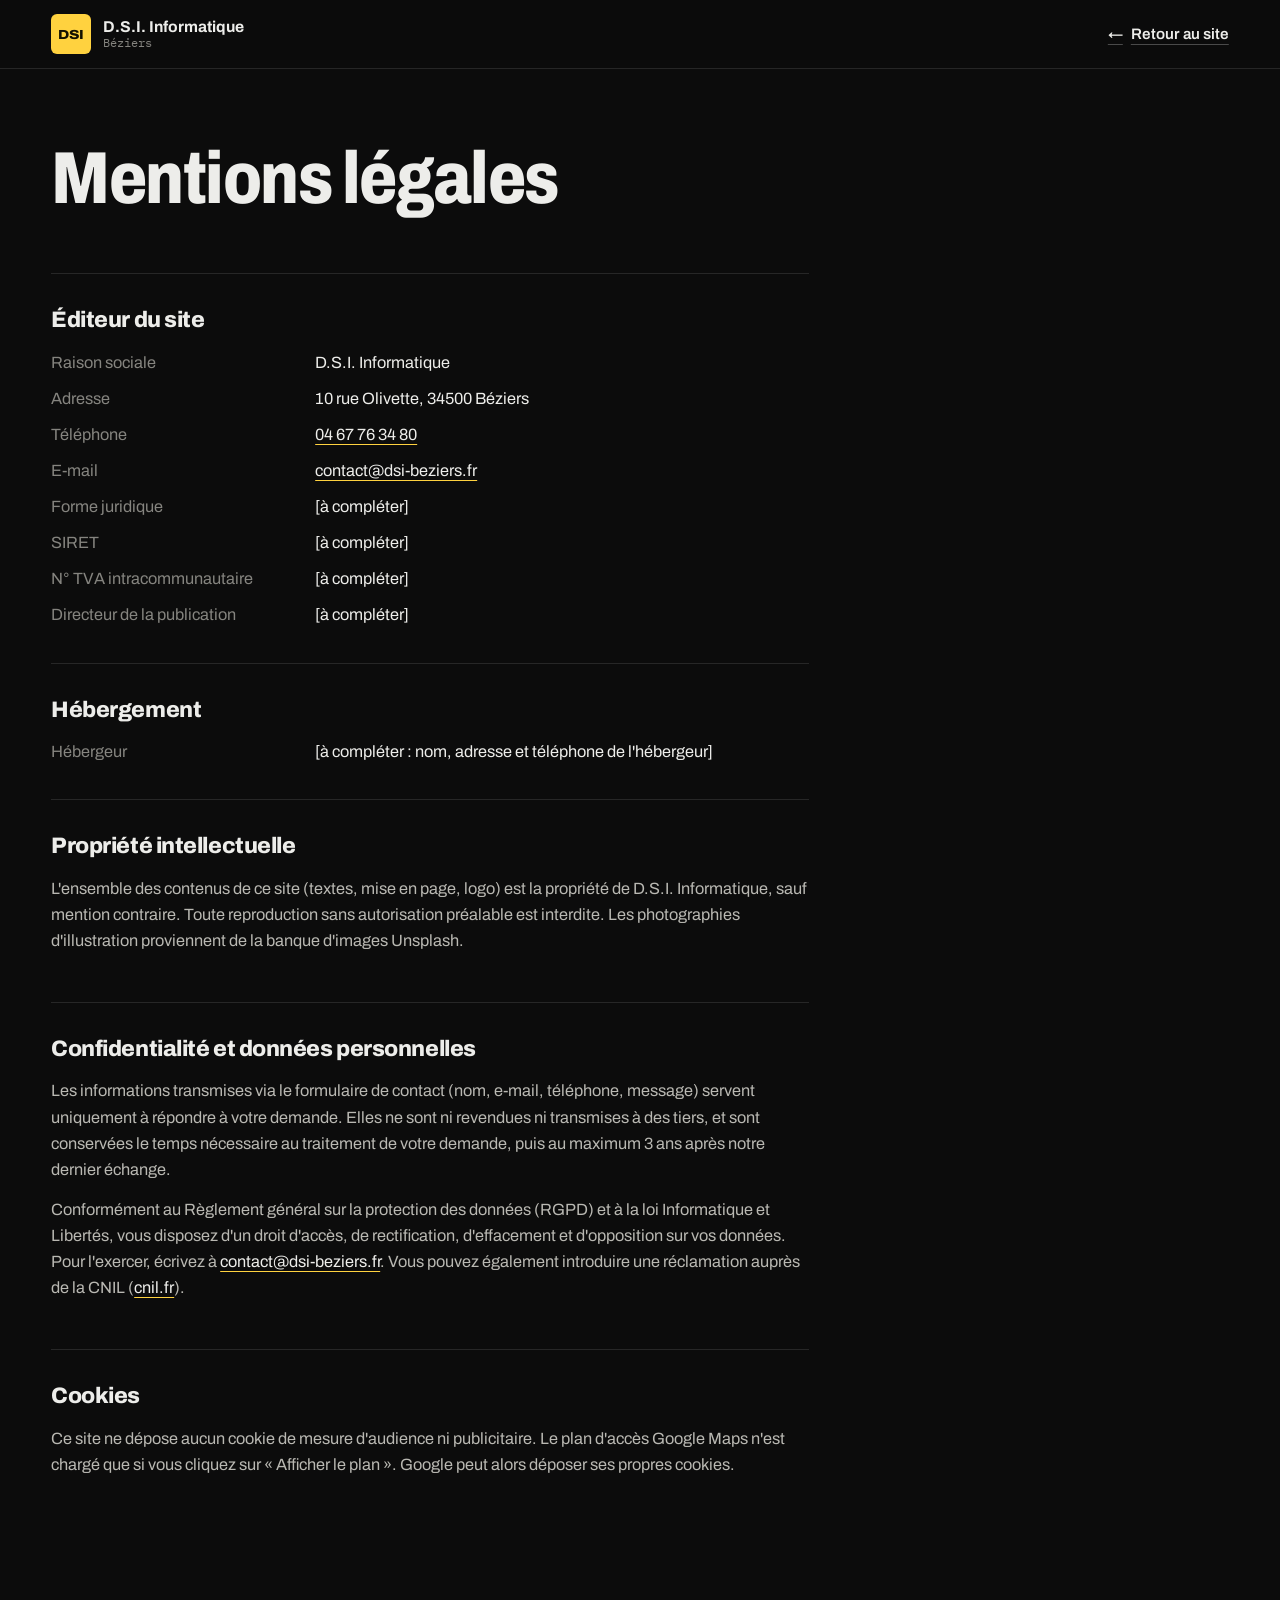
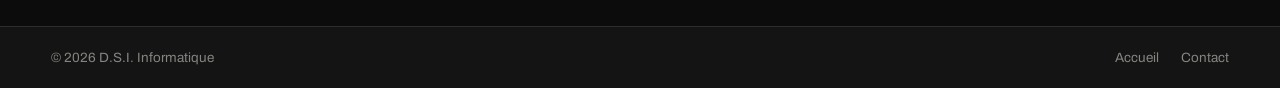
<file: v2/mentions-legales.html>
<!DOCTYPE html>
<html lang="fr">
<head>
  <meta charset="UTF-8">
  <meta name="viewport" content="width=device-width, initial-scale=1.0">
  <title>Mentions légales et confidentialité | D.S.I. Informatique, Béziers</title>
  <meta name="robots" content="noindex">
  <meta name="theme-color" content="#0c0c0c">
  <link rel="icon" href="data:image/svg+xml,%3Csvg xmlns='http://www.w3.org/2000/svg' viewBox='0 0 64 64'%3E%3Crect width='64' height='64' rx='10' fill='%23ffd23f'/%3E%3Ctext x='32' y='41' font-family='Arial' font-weight='800' font-size='22' fill='%230c0c0c' text-anchor='middle'%3EDSI%3C/text%3E%3C/svg%3E">
  <link rel="preconnect" href="https://fonts.googleapis.com">
  <link rel="preconnect" href="https://fonts.gstatic.com" crossorigin>
  <link href="https://fonts.googleapis.com/css2?family=Archivo:wdth,wght@62..125,400..800&family=IBM+Plex+Mono:wght@400;500&display=swap" rel="stylesheet">
  <link rel="stylesheet" href="style.css">
</head>
<body class="page-legal">
  <header class="header">
    <nav class="nav" aria-label="Navigation principale">
      <a href="index.html" class="logo"><span class="logo__mark">DSI</span><span class="logo__name">D.S.I. Informatique<small>Béziers</small></span></a>
      <div class="nav__right">
        <a href="index.html" class="link link--back">Retour au site</a>
      </div>
    </nav>
  </header>

  <main class="legal">
    <h1>Mentions légales</h1>

    <section>
      <h2>Éditeur du site</h2>
      <dl>
        <dt>Raison sociale</dt><dd>D.S.I. Informatique</dd>
        <dt>Adresse</dt><dd>10 rue Olivette, 34500 Béziers</dd>
        <dt>Téléphone</dt><dd><a href="tel:+33467763480">04 67 76 34 80</a></dd>
        <dt>E-mail</dt><dd><a href="mailto:contact@dsi-beziers.fr">contact@dsi-beziers.fr</a></dd>
        <dt>Forme juridique</dt><dd>[à compléter]</dd>
        <dt>SIRET</dt><dd>[à compléter]</dd>
        <dt>N° TVA intracommunautaire</dt><dd>[à compléter]</dd>
        <dt>Directeur de la publication</dt><dd>[à compléter]</dd>
      </dl>
    </section>

    <section>
      <h2>Hébergement</h2>
      <dl>
        <dt>Hébergeur</dt><dd>[à compléter : nom, adresse et téléphone de l'hébergeur]</dd>
      </dl>
    </section>

    <section>
      <h2>Propriété intellectuelle</h2>
      <p>L'ensemble des contenus de ce site (textes, mise en page, logo) est la propriété de D.S.I. Informatique, sauf mention contraire. Toute reproduction sans autorisation préalable est interdite. Les photographies d'illustration proviennent de la banque d'images Unsplash.</p>
    </section>

    <section id="confidentialite">
      <h2>Confidentialité et données personnelles</h2>
      <p>Les informations transmises via le formulaire de contact (nom, e-mail, téléphone, message) servent uniquement à répondre à votre demande. Elles ne sont ni revendues ni transmises à des tiers, et sont conservées le temps nécessaire au traitement de votre demande, puis au maximum 3 ans après notre dernier échange.</p>
      <p>Conformément au Règlement général sur la protection des données (RGPD) et à la loi Informatique et Libertés, vous disposez d'un droit d'accès, de rectification, d'effacement et d'opposition sur vos données. Pour l'exercer, écrivez à <a href="mailto:contact@dsi-beziers.fr">contact@dsi-beziers.fr</a>. Vous pouvez également introduire une réclamation auprès de la CNIL (<a href="https://www.cnil.fr" target="_blank" rel="noopener">cnil.fr</a>).</p>
    </section>

    <section>
      <h2>Cookies</h2>
      <p>Ce site ne dépose aucun cookie de mesure d'audience ni publicitaire. Le plan d'accès Google Maps n'est chargé que si vous cliquez sur « Afficher le plan ». Google peut alors déposer ses propres cookies.</p>
    </section>
  </main>

  <footer class="footer">
    <div class="footer__bar">
      <span>© <span id="year"></span> D.S.I. Informatique</span>
      <nav aria-label="Liens légaux"><a href="index.html">Accueil</a><a href="index.html#contact">Contact</a></nav>
    </div>
  </footer>
  <script>document.getElementById("year").textContent = new Date().getFullYear();</script>
</body>
</html>
</file>
<file: style.css>
/* =========================================================
   D.S.I. Informatique, Béziers
   Couleurs tirées de la boutique : enseigne bleue, murs blancs,
   étagères en bois clair, façade en crépi rosé.
   ========================================================= */

:root {
  --blue: #1d3c95;        /* enseigne */
  --blue-dark: #142b6d;
  --blue-soft: #e8edf9;
  --wall: #f7f6f2;        /* murs de la boutique */
  --white: #ffffff;
  --wood: #e3bf86;        /* étagères */
  --wood-dark: #b98a45;
  --facade: #efd9cc;      /* crépi de la façade */
  --ink: #141a2e;
  --soft: #474d63;
  --muted: #767b8c;
  --line: rgba(20, 26, 46, 0.12);
  --line-strong: rgba(20, 26, 46, 0.24);
  --ok: #1f9d63;
  --ko: #c8372d;

  --font: "Archivo", system-ui, -apple-system, "Segoe UI", sans-serif;

  --header-h: 72px;
  --pad: clamp(16px, 4vw, 56px);
  --max: 1240px;
  --radius: 6px;
  --shadow: 0 1px 2px rgba(20, 26, 46, .06), 0 10px 30px -12px rgba(20, 26, 46, .18);
  --ease: cubic-bezier(0.16, 1, 0.3, 1);
}

*, *::before, *::after { box-sizing: border-box; margin: 0; padding: 0; }
html { scroll-behavior: smooth; scroll-padding-top: var(--header-h); }
body {
  font-family: var(--font);
  font-size: 1.02rem;
  background: var(--white);
  color: var(--ink);
  line-height: 1.6;
  -webkit-font-smoothing: antialiased;
  overflow-x: hidden;
}
img { display: block; max-width: 100%; height: auto; }
a { color: inherit; text-decoration: none; }
ul, ol { list-style: none; }
h1, h2, h3 { line-height: 1.05; }
/* Titres façon enseigne : majuscules condensées */
h1, h2 {
  font-weight: 800;
  font-stretch: 72%;
  text-transform: uppercase;
  letter-spacing: 0.005em;
  color: var(--blue-dark);
}
h2 { font-size: clamp(2.1rem, 4.4vw, 3.5rem); }
h3 { font-weight: 700; letter-spacing: -0.01em; }
:focus-visible { outline: 3px solid var(--wood); outline-offset: 3px; }
::selection { background: var(--blue); color: #fff; }

.skip {
  position: fixed; top: 10px; left: 10px; z-index: 100;
  padding: 10px 16px; background: var(--blue); color: #fff; font-weight: 700;
  transform: translateY(-200%);
}
.skip:focus { transform: none; }

/* ---------- La plaque "D.S.I. INFORMATIQUE" ---------- */
.sign {
  display: inline-flex;
  align-items: center;
  justify-content: center;
  padding: 10px 18px;
  background: var(--blue);
  color: #fff;
  font-weight: 800;
  font-stretch: 68%;
  font-size: 1.15rem;
  line-height: 1;
  text-transform: uppercase;
  letter-spacing: 0.02em;
  white-space: nowrap;
  border-radius: 3px;
  outline: 2px solid #fff;
  outline-offset: -6px;
  box-shadow: 0 2px 0 var(--blue-dark);
}
.sign--sm { font-size: 1.05rem; padding: 11px 16px; }
.sign--xl { font-size: clamp(2.2rem, 6vw, 4.6rem); padding: .38em .5em; outline-width: 3px; outline-offset: -10px; box-shadow: 0 6px 0 var(--blue-dark), 0 24px 50px -20px rgba(20, 43, 109, .6); }

.tag {
  display: inline-block;
  align-self: flex-start;
  padding: 6px 12px;
  background: var(--wood);
  color: #3a2a10;
  font-size: 0.8rem;
  font-weight: 700;
  letter-spacing: 0.04em;
  text-transform: uppercase;
  border-radius: 3px;
}

/* ---------- Boutons & liens ---------- */
.btn {
  display: inline-flex;
  align-items: center;
  justify-content: center;
  gap: 8px;
  padding: 14px 22px;
  border: 2px solid transparent;
  border-radius: var(--radius);
  font-family: inherit;
  font-weight: 700;
  font-size: 0.95rem;
  cursor: pointer;
  transition: background .2s, border-color .2s, color .2s, transform .2s var(--ease), box-shadow .2s;
}
.btn:active { transform: translateY(1px); }
.btn--blue { background: var(--blue); color: #fff; box-shadow: 0 2px 0 var(--blue-dark); }
.btn--blue:hover { background: var(--blue-dark); }
.btn--line { border-color: var(--blue); color: var(--blue); background: transparent; }
.btn--line:hover { background: var(--blue); color: #fff; }
.btn--white { background: #fff; color: var(--blue); }
.btn--white:hover { background: var(--wood); color: #3a2a10; }
.btn--sm { padding: 9px 14px; font-size: 0.9rem; }

.link {
  display: inline-flex;
  align-items: center;
  gap: 8px;
  font-weight: 700;
  font-size: 0.95rem;
  color: var(--blue);
  text-decoration: underline;
  text-decoration-thickness: 2px;
  text-decoration-color: var(--wood);
  text-underline-offset: 5px;
  transition: text-decoration-color .2s;
}
.link::after { content: "→"; transition: transform .3s var(--ease); }
.link:hover { text-decoration-color: var(--blue); }
.link:hover::after { transform: translateX(3px); }

/* ---------- Header ---------- */
.header {
  position: fixed;
  inset: 0 0 auto;
  z-index: 50;
  background: rgba(255, 255, 255, 0.94);
  backdrop-filter: blur(8px);
  -webkit-backdrop-filter: blur(8px);
  border-bottom: 1px solid var(--line);
  transition: transform .45s var(--ease);
}
.header.hidden { transform: translateY(-100%); }
.nav {
  height: var(--header-h);
  max-width: calc(var(--max) + 2 * var(--pad));
  margin: 0 auto;
  padding: 0 var(--pad);
  display: flex;
  align-items: center;
  gap: 40px;
}
.nav__links { display: flex; gap: 26px; }
.nav__links a { font-size: 0.95rem; font-weight: 600; color: var(--soft); padding: 6px 0; border-bottom: 2px solid transparent; transition: color .2s, border-color .2s; }
.nav__links a:hover { color: var(--blue); }
.nav__links a.active { color: var(--blue); border-bottom-color: var(--blue); }

.nav__right { margin-left: auto; display: flex; align-items: center; gap: 18px; }
.live { display: inline-flex; align-items: center; gap: 7px; font-size: 0.82rem; font-weight: 600; color: var(--muted); }
.live i { width: 8px; height: 8px; border-radius: 50%; background: var(--muted); }
.live.open { color: var(--ok); }
.live.open i { background: var(--ok); box-shadow: 0 0 0 3px rgba(31, 157, 99, .18); }
.live.closed { color: var(--ko); }
.live.closed i { background: var(--ko); }
.live b { font-weight: 600; }

.burger { display: none; width: 40px; height: 40px; background: none; border: 0; cursor: pointer; position: relative; }
.burger span { position: absolute; left: 9px; right: 9px; height: 2px; background: var(--blue); transition: transform .35s var(--ease); }
.burger span:first-child { top: 15px; }
.burger span:last-child { top: 23px; }
.burger[aria-expanded="true"] span:first-child { transform: translateY(4px) rotate(45deg); }
.burger[aria-expanded="true"] span:last-child { transform: translateY(-4px) rotate(-45deg); }

/* ---------- Hero ---------- */
.hero {
  max-width: calc(var(--max) + 2 * var(--pad));
  margin: 0 auto;
  min-height: min(100svh, 860px);
  padding: calc(var(--header-h) + clamp(40px, 6vw, 80px)) var(--pad) clamp(56px, 7vw, 96px);
  display: grid;
  grid-template-columns: 1.05fr 1fr;
  gap: clamp(40px, 6vw, 88px);
  align-items: center;
}
.hero__text { display: flex; flex-direction: column; }
.hero__title {
  font-size: clamp(2.8rem, 6.2vw, 5.4rem);
  line-height: 0.95;
  margin: 22px 0 24px;
}
.hero__title .line { display: block; overflow: hidden; padding-bottom: 0.06em; }
.hero__title .line > span { display: inline-block; transform: translateY(110%); transition: transform 1s var(--ease); }
.hero__title .line:nth-child(2) > span { transition-delay: .1s; }
.loaded .hero__title .line > span { transform: none; }
.hl {
  color: #fff;
  background: var(--blue);
  padding: 0 .12em;
  -webkit-box-decoration-break: clone;
  box-decoration-break: clone;
}
.hero__sub { font-size: clamp(1.05rem, 1.3vw, 1.2rem); color: var(--soft); max-width: 480px; }
.hero__cta { display: flex; flex-wrap: wrap; gap: 12px; margin-top: 32px; }
.hero__facts {
  display: flex;
  flex-wrap: wrap;
  gap: 16px 36px;
  margin-top: 44px;
  padding-top: 20px;
  border-top: 1px solid var(--line);
}
.hero__facts dt { font-size: 0.75rem; font-weight: 700; text-transform: uppercase; letter-spacing: 0.06em; color: var(--muted); }
.hero__facts dd { font-weight: 600; }

/* Photo de la devanture, posée sur un pan de "crépi" */
.hero__photo { position: relative; margin: 0 0 0 auto; max-width: 600px; width: 100%; }
.hero__photo::before {
  content: "";
  position: absolute;
  inset: -22px -22px 22px 22px;
  background: var(--facade);
  border-radius: var(--radius);
  z-index: -1;
}
.hero__photo img {
  width: 100%;
  aspect-ratio: 4 / 3;
  object-fit: cover;
  border-radius: var(--radius);
  border: 6px solid #fff;
  box-shadow: var(--shadow);
}
.hero__photo figcaption {
  position: absolute;
  left: -14px; bottom: 26px;
  padding: 8px 14px;
  background: #fff;
  font-size: 0.85rem;
  font-weight: 700;
  color: var(--blue-dark);
  border-left: 4px solid var(--blue);
  box-shadow: var(--shadow);
}

/* ---------- Bandeau bleu (comme l'enseigne) ---------- */
.perks {
  display: grid;
  grid-template-columns: repeat(4, 1fr);
  background: var(--blue);
  color: #fff;
  border-top: 3px solid var(--blue-dark);
  border-bottom: 3px solid var(--blue-dark);
}
.perks li { padding: 24px 24px; border-left: 1px solid rgba(255, 255, 255, .22); display: flex; flex-direction: column; gap: 2px; }
.perks li:first-child { border-left: 0; padding-left: var(--pad); }
.perks strong { font-weight: 800; font-stretch: 75%; text-transform: uppercase; font-size: 1.15rem; letter-spacing: 0.02em; }
.perks span { font-size: 0.88rem; color: rgba(255, 255, 255, .78); }

/* ---------- Sections ---------- */
.section { padding: clamp(80px, 10vw, 130px) max(var(--pad), calc((100% - var(--max)) / 2)); }
.section--wall { background: var(--wall); }
.section--facade { background: var(--facade); }
.section__head {
  display: grid;
  grid-template-columns: 1fr 1fr;
  gap: 20px 48px;
  align-items: end;
  margin-bottom: clamp(36px, 5vw, 56px);
}
.section__head p { color: var(--soft); max-width: 46ch; }

/* ---------- Services ---------- */
.services { display: grid; grid-template-columns: 1.3fr 1fr; grid-template-rows: 1fr 1fr; gap: 20px; }
.service {
  background: #fff;
  border: 1px solid var(--line);
  border-radius: var(--radius);
  overflow: hidden;
  display: grid;
  grid-template-columns: 44% 1fr;
  box-shadow: 0 1px 2px rgba(20, 26, 46, .04);
  transition: box-shadow .3s, transform .3s var(--ease), border-color .3s;
}
.service:hover { box-shadow: var(--shadow); transform: translateY(-3px); border-color: var(--line-strong); }
.service--big { grid-row: span 2; grid-template-columns: 1fr; grid-template-rows: 1fr auto; }
.service__img { overflow: hidden; background: var(--wall); min-height: 190px; }
.service__img img { width: 100%; height: 100%; object-fit: cover; transition: transform .8s var(--ease); }
.service:hover .service__img img { transform: scale(1.04); }
.service__body { padding: 24px 24px 26px; display: flex; flex-direction: column; gap: 10px; align-items: flex-start; border-top: 4px solid var(--blue); }
.service:not(.service--big) .service__body { border-top: 0; border-left: 4px solid var(--blue); }
.service--big .service__body { padding: 30px; }
.service h3 { font-size: 1.35rem; color: var(--blue-dark); }
.service--big h3 { font-size: 1.9rem; }
.service p { color: var(--soft); font-size: 0.97rem; }
.service .link { margin-top: auto; padding-top: 6px; }

/* ---------- PC sur-mesure ---------- */
.configs { display: grid; grid-template-columns: repeat(3, 1fr); gap: 20px; }
.config {
  padding: clamp(26px, 2.6vw, 36px);
  background: #fff;
  border: 1px solid var(--line);
  border-top: 5px solid var(--wood);
  border-radius: var(--radius);
  display: flex;
  flex-direction: column;
  gap: 16px;
  transition: box-shadow .3s, transform .3s var(--ease);
}
.config:hover { box-shadow: var(--shadow); transform: translateY(-3px); }
.config h3 {
  font-size: clamp(1.9rem, 2.8vw, 2.5rem);
  font-weight: 800;
  font-stretch: 72%;
  text-transform: uppercase;
  color: var(--blue-dark);
}
.config > p { color: var(--soft); }
.specs { border-top: 1px solid var(--line); font-size: 0.9rem; }
.specs li { display: flex; justify-content: space-between; gap: 14px; padding: 10px 0; border-bottom: 1px dashed var(--line-strong); text-align: right; font-weight: 600; }
.specs span { color: var(--muted); font-weight: 400; text-align: left; }
.config .btn { margin-top: auto; align-self: flex-start; }

.config--blue { background: var(--blue); border-color: var(--blue); border-top-color: var(--blue-dark); color: #fff; outline: 2px solid rgba(255,255,255,.9); outline-offset: -8px; }
.config--blue h3 { color: #fff; }
.config--blue > p { color: rgba(255, 255, 255, .82); }
.config--blue .specs { border-top-color: rgba(255, 255, 255, .3); }
.config--blue .specs li { border-bottom-color: rgba(255, 255, 255, .25); }
.config--blue .specs span { color: rgba(255, 255, 255, .7); }
.note { margin-top: 26px; color: var(--muted); font-size: 0.95rem; }

/* ---------- Dépannage ---------- */
.repair__grid { display: grid; grid-template-columns: 1fr 1.1fr; gap: clamp(40px, 6vw, 96px); align-items: start; }
.repair__intro { position: sticky; top: calc(var(--header-h) + 40px); display: flex; flex-direction: column; gap: 22px; align-items: flex-start; }
.repair__intro p { color: var(--soft); max-width: 46ch; }

.steps { position: relative; display: grid; }
.steps::before, .steps::after {
  content: "";
  position: absolute;
  left: 21px; top: 22px; bottom: 22px;
  width: 3px;
  background: var(--blue-soft);
}
.steps::after { background: var(--blue); transform: scaleY(var(--progress, 0)); transform-origin: top; }
.steps li { display: grid; grid-template-columns: 45px 1fr; gap: 22px; padding: 0 0 36px; position: relative; z-index: 1; }
.steps li:last-child { padding-bottom: 0; }
.steps li > span {
  width: 45px; height: 45px;
  display: grid;
  place-items: center;
  border-radius: 50%;
  background: var(--blue);
  color: #fff;
  font-weight: 800;
  font-size: 1.1rem;
  box-shadow: 0 0 0 5px #fff;
}
.steps h3 { font-size: 1.28rem; margin: 9px 0 4px; color: var(--blue-dark); }
.steps p { color: var(--soft); }

.fixes { margin-top: clamp(60px, 7vw, 96px); padding: 28px; background: var(--wall); border-radius: var(--radius); }
.fixes h3 { font-size: 1.1rem; margin-bottom: 18px; }
.fixes ul { display: flex; flex-wrap: wrap; gap: 10px; }
.fixes li {
  padding: 9px 14px;
  background: #fff;
  border: 1px solid var(--line);
  border-radius: 999px;
  font-size: 0.9rem;
  font-weight: 600;
  color: var(--soft);
  transition: background .2s, color .2s, border-color .2s;
}
.fixes li:hover { background: var(--blue); color: #fff; border-color: var(--blue); }

/* ---------- Pourquoi nous (fond façade) ---------- */
.why__top { display: grid; grid-template-columns: 1.1fr 1fr; gap: clamp(40px, 6vw, 96px); align-items: center; }
.why__text { display: flex; flex-direction: column; gap: 22px; align-items: flex-start; }
.why__lead { font-size: clamp(1.15rem, 1.8vw, 1.45rem); line-height: 1.45; color: var(--ink); max-width: 34ch; }
.why__plaque { display: flex; flex-direction: column; align-items: center; gap: 18px; text-align: center; }
.why__plaque .sign { transform: rotate(-2deg); }
.why__plaque-sub { font-weight: 700; color: var(--blue-dark); font-size: 0.95rem; }

.reasons { display: grid; grid-template-columns: repeat(3, 1fr); gap: 20px; margin-top: clamp(56px, 7vw, 84px); }
.reasons p { padding: 24px; background: rgba(255, 255, 255, .7); border-radius: var(--radius); border-top: 4px solid var(--blue); color: var(--soft); }
.reasons strong { display: block; color: var(--blue-dark); font-size: 1.15rem; margin-bottom: 6px; }

/* ---------- FAQ ---------- */
.faq__grid { display: grid; grid-template-columns: 1fr 1.5fr; gap: clamp(32px, 6vw, 96px); align-items: start; }
.faq__aside { color: var(--soft); margin-top: 20px; max-width: 34ch; }
.faq__aside a { color: var(--blue); font-weight: 800; white-space: nowrap; }
.faq__list { border-top: 2px solid var(--blue); }
.faq details { border-bottom: 1px solid var(--line); }
.faq summary {
  list-style: none;
  cursor: pointer;
  padding: 20px 48px 20px 0;
  font-size: clamp(1.05rem, 1.5vw, 1.18rem);
  font-weight: 700;
  position: relative;
  transition: color .2s;
}
.faq summary::-webkit-details-marker { display: none; }
.faq summary::after {
  content: "+";
  position: absolute;
  right: 0; top: 50%;
  width: 30px; height: 30px;
  display: grid;
  place-items: center;
  border-radius: 50%;
  background: var(--blue-soft);
  color: var(--blue);
  font-size: 1.2rem;
  transform: translateY(-50%);
  transition: transform .3s var(--ease), background .2s, color .2s;
}
.faq details[open] summary::after { transform: translateY(-50%) rotate(45deg); background: var(--blue); color: #fff; }
.faq summary:hover { color: var(--blue); }
.faq details p { color: var(--soft); max-width: 62ch; padding-bottom: 22px; }

/* ---------- Contact ---------- */
.contact { background: var(--wall); }
.contact__big {
  padding: clamp(70px, 9vw, 110px) var(--pad) clamp(40px, 5vw, 56px);
  text-align: center;
  background: var(--blue);
  color: #fff;
}
.contact__label { font-size: clamp(1.1rem, 1.8vw, 1.4rem); font-stretch: 100%; text-transform: none; font-weight: 600; color: rgba(255, 255, 255, .85); letter-spacing: 0; }
.phone-xl {
  display: inline-block;
  margin-top: 10px;
  font-size: clamp(3rem, 11vw, 9rem);
  font-weight: 800;
  font-stretch: 68%;
  line-height: 1;
  white-space: nowrap;
  font-variant-numeric: tabular-nums;
  transition: color .2s;
}
.phone-xl:hover { color: var(--wood); }
.contact__mail { margin-top: 16px; color: rgba(255, 255, 255, .8); font-size: 1.05rem; }
.contact__mail a { color: #fff; font-weight: 700; text-decoration: underline; text-decoration-color: var(--wood); text-decoration-thickness: 2px; text-underline-offset: 5px; }

.contact__layout {
  max-width: var(--max);
  margin: clamp(-30px, -2vw, -16px) auto 0;
  position: relative;
  display: grid;
  grid-template-columns: 1.6fr 1fr;
  background: #fff;
  border-radius: var(--radius);
  box-shadow: var(--shadow);
  overflow: hidden;
}
.contact__info { border-left: 1px solid var(--line); background: #fff; }
.contact__col { padding: 36px 36px 40px; display: flex; flex-direction: column; gap: 14px; align-items: flex-start; }
.contact__col + .contact__col { border-top: 1px solid var(--line); }
.contact__col h3, .form h3 { font-size: 1.1rem; color: var(--blue-dark); }
.contact__col address { font-style: normal; color: var(--soft); }

.hours { width: 100%; max-width: 340px; border-collapse: collapse; font-size: 0.9rem; }
.hours th, .hours td { padding: 7px 0; border-bottom: 1px dashed var(--line-strong); text-align: left; font-weight: 500; }
.hours th { color: var(--ink); }
.hours td { text-align: right; color: var(--muted); }
.hours tr.today th, .hours tr.today td { color: var(--blue); font-weight: 800; }
.hours tr.today th::after { content: " (aujourd'hui)"; font-weight: 500; font-size: .8em; color: var(--muted); }

/* ---------- Formulaire ---------- */
.form { padding: 36px 40px 40px; display: grid; gap: 20px; align-content: start; }
.form__row { display: grid; grid-template-columns: 1fr 1fr; gap: 20px; }
.field { display: grid; gap: 6px; }
.field label { font-size: 0.88rem; font-weight: 700; }
.field label i { font-style: normal; color: var(--muted); font-weight: 400; }
.field input, .field select, .field textarea {
  width: 100%;
  font: inherit;
  font-size: 1rem;
  color: var(--ink);
  background: var(--wall);
  border: 1px solid var(--line-strong);
  border-radius: var(--radius);
  padding: 12px 14px;
  transition: border-color .2s, background .2s, box-shadow .2s;
  appearance: none;
}
.field select {
  cursor: pointer;
  padding-right: 36px;
  background: var(--wall) url("data:image/svg+xml,%3Csvg xmlns='http://www.w3.org/2000/svg' width='12' height='8' fill='none' stroke='%231d3c95' stroke-width='2'%3E%3Cpath d='M1 1l5 5 5-5'/%3E%3C/svg%3E") no-repeat right 14px center;
}
.field textarea { resize: vertical; min-height: 140px; }
.field textarea::placeholder { color: #9a9eab; }
.field input:focus, .field select:focus, .field textarea:focus { outline: none; border-color: var(--blue); background-color: #fff; box-shadow: 0 0 0 3px var(--blue-soft); }
.field__error { display: none; color: var(--ko); font-size: 0.82rem; font-weight: 600; }
.invalid .field__error, .field__error--consent.show { display: block; }
.invalid input, .invalid textarea { border-color: var(--ko); }

.check { display: flex; gap: 12px; align-items: flex-start; font-size: 0.88rem; color: var(--soft); cursor: pointer; }
.check input {
  flex: none;
  appearance: none;
  width: 20px; height: 20px;
  margin-top: 1px;
  border: 2px solid var(--line-strong);
  border-radius: 4px;
  display: grid;
  place-items: center;
  cursor: pointer;
  background: #fff;
}
.check input::after { content: "✓"; font-size: 13px; font-weight: 800; color: #fff; transform: scale(0); transition: transform .2s var(--ease); }
.check input:checked { background: var(--blue); border-color: var(--blue); }
.check input:checked::after { transform: scale(1); }
.check a { color: var(--blue); font-weight: 600; text-decoration: underline; text-underline-offset: 3px; }
.field__error--consent { margin-top: -12px; }

.form__foot { display: flex; flex-wrap: wrap; align-items: center; gap: 18px; margin-top: 4px; }
.form__status { font-size: 0.92rem; color: var(--muted); }
.form__status.ok { color: var(--ok); font-weight: 600; }

/* ---------- Carte ---------- */
.map { height: clamp(280px, 34vw, 400px); margin-top: clamp(48px, 6vw, 80px); background: #e6e4dd; position: relative; }
.map__placeholder {
  position: absolute;
  inset: 0;
  display: flex;
  flex-direction: column;
  align-items: center;
  justify-content: center;
  gap: 14px;
  text-align: center;
  padding: 24px;
  background:
    linear-gradient(var(--line) 1px, transparent 1px) 0 0 / 44px 44px,
    linear-gradient(90deg, var(--line) 1px, transparent 1px) 0 0 / 44px 44px,
    #ebe9e2;
}
.map__placeholder::before {
  content: "";
  width: 22px; height: 22px;
  border-radius: 50% 50% 50% 0;
  background: var(--blue);
  border: 3px solid #fff;
  box-shadow: var(--shadow);
  transform: rotate(-45deg);
}
.map__placeholder small { color: var(--muted); font-size: 0.8rem; }
.map iframe { width: 100%; height: 100%; border: 0; display: block; }

/* ---------- Footer ---------- */
.footer { background: var(--blue-dark); color: rgba(255, 255, 255, .82); }
.footer .sign { outline-color: #fff; box-shadow: none; background: var(--blue); }
.footer__cols {
  max-width: calc(var(--max) + 2 * var(--pad));
  margin: 0 auto;
  display: grid;
  grid-template-columns: 1.4fr repeat(3, 1fr);
  gap: 40px;
  padding: 60px var(--pad) 44px;
}
.footer__cols h3 { font-size: 0.95rem; color: #fff; margin-bottom: 14px; }
.footer__cols ul { display: grid; gap: 8px; font-size: 0.93rem; }
.footer__cols a { transition: color .2s; }
.footer__cols a:hover { color: var(--wood); }
.footer__about { margin-top: 18px; font-size: 0.93rem; max-width: 30ch; }
.footer__bar {
  max-width: calc(var(--max) + 2 * var(--pad));
  margin: 0 auto;
  display: flex;
  flex-wrap: wrap;
  justify-content: space-between;
  gap: 12px 24px;
  padding: 20px var(--pad);
  border-top: 1px solid rgba(255, 255, 255, .15);
  font-size: 0.86rem;
  color: rgba(255, 255, 255, .65);
}
.footer__bar nav { display: flex; flex-wrap: wrap; gap: 22px; }
.footer__bar a:hover { color: #fff; }

/* ---------- Page mentions légales ---------- */
.legal { max-width: 860px; margin: 0 auto; padding: calc(var(--header-h) + 64px) var(--pad) 100px; }
.legal h1 { font-size: clamp(2.6rem, 6vw, 4.4rem); margin-bottom: 48px; }
.legal section { padding: 32px 0; border-top: 1px solid var(--line); scroll-margin-top: calc(var(--header-h) + 20px); }
.legal h2 { font-size: 1.5rem; margin-bottom: 16px; }
.legal p { color: var(--soft); margin-bottom: 14px; }
.legal a { color: var(--blue); text-decoration: underline; text-underline-offset: 3px; }
.legal dl { display: grid; grid-template-columns: minmax(160px, 240px) 1fr; gap: 10px 24px; }
.legal dt { color: var(--muted); }
.page-legal .link--back::after { content: none; }
.page-legal .link--back::before { content: "←"; }

/* ---------- Apparition au scroll ---------- */
[data-reveal] {
  opacity: 0;
  transform: translateY(20px);
  transition: opacity .7s var(--ease), transform .7s var(--ease);
  transition-delay: var(--d, 0s);
}
[data-reveal].in { opacity: 1; transform: none; }

/* ---------- Responsive ---------- */
@media (max-width: 1120px) {
  .nav { gap: 26px; }
  .nav__links { gap: 18px; }
  .live { display: none; }
}

@media (max-width: 900px) {
  .burger { display: block; }
  .nav__links {
    position: fixed;
    inset: var(--header-h) 0 auto;
    flex-direction: column;
    gap: 0;
    padding: 8px var(--pad) 24px;
    background: #fff;
    border-bottom: 1px solid var(--line);
    box-shadow: var(--shadow);
    clip-path: inset(0 0 100% 0);
    transition: clip-path .5s var(--ease);
  }
  .nav__links.open { clip-path: inset(0 0 -40px 0); }
  .nav__links a { display: block; padding: 15px 0; font-size: 1.3rem; font-weight: 700; border-bottom: 1px solid var(--line); }
  .nav__links a.active { border-bottom-color: var(--line); }

  .hero { grid-template-columns: 1fr; min-height: 0; }
  .hero__photo { margin: 10px auto 0; max-width: 640px; }

  .perks { grid-template-columns: repeat(2, 1fr); }
  .perks li:nth-child(3) { border-left: 0; padding-left: var(--pad); }
  .perks li:nth-child(n+3) { border-top: 1px solid rgba(255, 255, 255, .22); }

  .section__head { grid-template-columns: 1fr; }
  .services { grid-template-columns: 1fr; grid-template-rows: none; }
  .service--big { grid-row: auto; }
  .service--big .service__img { aspect-ratio: 16 / 9; }

  .configs { grid-template-columns: 1fr; }
  .repair__grid { grid-template-columns: 1fr; }
  .repair__intro { position: static; }
  .why__top { grid-template-columns: 1fr; }
  .reasons { grid-template-columns: 1fr; }
  .faq__grid { grid-template-columns: 1fr; }

  .contact__layout { grid-template-columns: 1fr; margin-left: var(--pad); margin-right: var(--pad); }
  .contact__info { border-left: 0; border-top: 1px solid var(--line); display: grid; grid-template-columns: 1fr 1fr; }
  .contact__col + .contact__col { border-top: 0; border-left: 1px solid var(--line); }

  .footer__cols { grid-template-columns: 1fr 1fr; }
}

@media (max-width: 560px) {
  .nav__phone { display: none; }
  .sign--sm { font-size: 0.98rem; padding: 10px 13px; }
  .hero__cta .btn { flex: 1 1 100%; }
  .hero__photo::before { inset: -12px -12px 12px 12px; }
  .hero__photo figcaption { left: -6px; }
  .perks li { padding: 18px 14px; }
  .perks li:nth-child(odd) { padding-left: var(--pad); }
  .service { grid-template-columns: 1fr; }
  .service__img { aspect-ratio: 16 / 9; min-height: 0; }
  .service:not(.service--big) .service__body { border-left: 0; border-top: 4px solid var(--blue); }
  .fixes { padding: 22px 18px; }
  .form { padding: 28px 20px 32px; }
  .form__row { grid-template-columns: 1fr; }
  .contact__layout { margin-left: 12px; margin-right: 12px; }
  .contact__info { grid-template-columns: 1fr; }
  .contact__col { padding: 28px 20px; }
  .contact__col + .contact__col { border-left: 0; border-top: 1px solid var(--line); }
  .footer__cols { grid-template-columns: 1fr; gap: 30px; }
  .legal dl { grid-template-columns: 1fr; gap: 2px; }
  .legal dd { margin-bottom: 12px; }
}

@media (prefers-reduced-motion: reduce) {
  *, *::before, *::after { animation: none !important; transition-duration: .01ms !important; transition-delay: 0s !important; }
  html { scroll-behavior: auto; }
  [data-reveal] { opacity: 1; transform: none; }
}
</file>
<file: v1/style.css>
/* =========================================================
   D.S.I. Informatique — Béziers
   ========================================================= */

:root {
  --bg: #0b0b0c;
  --bg-2: #111113;
  --line: rgba(255, 255, 255, 0.12);
  --line-strong: rgba(255, 255, 255, 0.28);
  --text: #f2f1ee;
  --muted: #8d8c88;
  --accent: #4f8cff;
  --ok: #3ecf8e;
  --ko: #e5534b;

  --font: "Manrope", system-ui, -apple-system, "Segoe UI", sans-serif;
  --serif: "Instrument Serif", Georgia, serif;

  --header-h: 66px;
  --pad: clamp(16px, 4vw, 56px);
  --ease: cubic-bezier(0.16, 1, 0.3, 1);
}

*, *::before, *::after { box-sizing: border-box; margin: 0; padding: 0; }
html { scroll-behavior: smooth; scroll-padding-top: var(--header-h); }
body {
  font-family: var(--font);
  background: var(--bg);
  color: var(--text);
  line-height: 1.6;
  -webkit-font-smoothing: antialiased;
  overflow-x: hidden;
}
img { display: block; max-width: 100%; }
a { color: inherit; text-decoration: none; }
ul, ol { list-style: none; }
h1, h2, h3 { font-weight: 600; letter-spacing: -0.03em; line-height: 1.02; }
em { font-family: var(--serif); font-style: italic; font-weight: 400; letter-spacing: -0.01em; }
:focus-visible { outline: 1px solid var(--text); outline-offset: 4px; }

.eyebrow {
  font-size: 0.74rem;
  letter-spacing: 0.22em;
  text-transform: uppercase;
  color: var(--muted);
}

/* ---------- Boutons & liens ---------- */
.btn {
  display: inline-flex;
  align-items: center;
  justify-content: center;
  padding: 15px 26px;
  border: 1px solid var(--line-strong);
  border-radius: 999px;
  font-weight: 700;
  font-size: 0.95rem;
  position: relative;
  overflow: hidden;
  isolation: isolate;
  transition: color .45s var(--ease), border-color .45s var(--ease);
}
/* remplissage qui monte au survol */
.btn::before {
  content: "";
  position: absolute;
  inset: 0;
  z-index: -1;
  background: var(--text);
  transform: translateY(101%);
  border-radius: inherit;
  transition: transform .45s var(--ease);
}
.btn:hover { color: var(--bg); border-color: var(--text); }
.btn:hover::before { transform: none; }
.btn--light { background: var(--text); color: var(--bg); border-color: var(--text); }
.btn--light::before { background: var(--bg); }
.btn--light:hover { color: var(--text); border-color: var(--line-strong); }

.link {
  display: inline-flex;
  align-items: center;
  gap: 10px;
  font-weight: 700;
  font-size: 0.92rem;
  padding-bottom: 4px;
  background: linear-gradient(currentColor, currentColor) 0 100% / 0 1px no-repeat;
  transition: background-size .45s var(--ease);
}
.link::after { content: "→"; transition: transform .45s var(--ease); }
.link:hover { background-size: 100% 1px; }
.link:hover::after { transform: translateX(4px); }

/* ---------- Header ---------- */
.header {
  position: fixed;
  inset: 0 0 auto;
  z-index: 50;
  background: rgba(11, 11, 12, 0.72);
  backdrop-filter: blur(14px);
  -webkit-backdrop-filter: blur(14px);
  border-bottom: 1px solid var(--line);
  transition: transform .5s var(--ease);
}
.header.hidden { transform: translateY(-100%); }
.nav {
  height: var(--header-h);
  padding: 0 var(--pad);
  display: flex;
  align-items: center;
  gap: 48px;
}
.logo { font-weight: 800; font-size: 1.05rem; letter-spacing: 0.02em; }
.logo span { font-weight: 500; color: var(--muted); margin-left: 6px; letter-spacing: 0; }

.nav__links { display: flex; gap: 30px; }
.nav__links a {
  font-size: 0.92rem;
  font-weight: 600;
  color: #cfcec9;
  position: relative;
  transition: color .3s;
}
.nav__links a::after {
  content: "";
  position: absolute;
  left: 0; right: 0; bottom: -6px;
  height: 1px;
  background: currentColor;
  transform: scaleX(0);
  transform-origin: right;
  transition: transform .45s var(--ease);
}
.nav__links a:hover, .nav__links a.active { color: var(--text); }
.nav__links a:hover::after, .nav__links a.active::after { transform: scaleX(1); transform-origin: left; }

.nav__right { margin-left: auto; display: flex; align-items: center; gap: 24px; }
.nav__phone { font-weight: 700; font-size: 0.92rem; }
.live { display: inline-flex; align-items: center; gap: 8px; font-size: 0.8rem; color: var(--muted); }
.live i { width: 7px; height: 7px; border-radius: 50%; background: var(--muted); }
.live.open i { background: var(--ok); box-shadow: 0 0 0 4px rgba(62, 207, 142, .15); }
.live.closed i { background: var(--ko); }
.live b { font-weight: 600; }

.burger { display: none; width: 40px; height: 40px; background: none; border: 0; cursor: pointer; position: relative; }
.burger span { position: absolute; left: 10px; right: 10px; height: 1.5px; background: var(--text); transition: transform .4s var(--ease); }
.burger span:first-child { top: 16px; }
.burger span:last-child { top: 23px; }
.burger[aria-expanded="true"] span:first-child { transform: translateY(3.5px) rotate(45deg); }
.burger[aria-expanded="true"] span:last-child { transform: translateY(-3.5px) rotate(-45deg); }

/* ---------- Hero ---------- */
.hero {
  min-height: 100vh;
  min-height: 100svh;
  padding-top: var(--header-h);
  display: grid;
  grid-template-columns: 1fr 80px 1.05fr;
  border-bottom: 1px solid var(--line);
}
.hero__text {
  padding: clamp(40px, 7vw, 96px) 0 clamp(40px, 6vw, 80px) var(--pad);
  display: flex;
  flex-direction: column;
  justify-content: center;
}
.hero__title {
  font-size: clamp(2.7rem, 6.4vw, 6.2rem);
  margin: 28px 0 30px;
}
.hero__title .line { display: block; overflow: hidden; padding-bottom: 0.08em; }
.hero__title .line > span {
  display: inline-block;
  transform: translateY(110%);
  transition: transform 1.1s var(--ease);
}
.hero__title .line:nth-child(2) > span { transition-delay: .08s; }
.hero__title .line:nth-child(3) > span { transition-delay: .16s; }
.loaded .hero__title .line > span { transform: none; }
.hero__title em { color: #c9c7c1; }
.hero__sub { font-size: clamp(1.02rem, 1.3vw, 1.2rem); color: #bdbbb5; max-width: 470px; }
.hero__cta { display: flex; flex-wrap: wrap; gap: 12px; margin-top: 38px; }

.hero__trace { width: 100%; height: 100%; overflow: visible; }
.hero__trace path {
  fill: none;
  stroke: var(--line-strong);
  stroke-width: 1;
  vector-effect: non-scaling-stroke;
  stroke-dasharray: 1;
  stroke-dashoffset: 1;
  transition: stroke-dashoffset 2.2s var(--ease) .3s;
}
.hero__trace circle { fill: var(--bg); stroke: var(--line-strong); vector-effect: non-scaling-stroke; opacity: 0; transition: opacity .6s 1.6s; }
.loaded .hero__trace path { stroke-dashoffset: 0; }
.loaded .hero__trace circle { opacity: 1; }

.hero__media { position: relative; overflow: hidden; background: var(--bg-2); }
.hero__media img {
  width: 100%;
  height: 100%;
  object-fit: cover;
  filter: grayscale(1) contrast(1.08) brightness(.85);
  transform: scale(1.12);
  transition: transform 1.8s var(--ease), filter 1.2s var(--ease);
}
.loaded .hero__media img { transform: scale(1.02); }
.hero__media:hover img { filter: grayscale(0) contrast(1.02) brightness(.95); }
.hero__media figcaption {
  position: absolute;
  left: 20px; bottom: 18px;
  font-size: 0.72rem;
  letter-spacing: 0.18em;
  text-transform: uppercase;
  color: rgba(255,255,255,.75);
  mix-blend-mode: difference;
}

/* ---------- Réassurance ---------- */
.perks {
  display: grid;
  grid-template-columns: repeat(4, 1fr);
  border-bottom: 1px solid var(--line);
}
.perks li {
  padding: 26px var(--pad) 26px 24px;
  border-left: 1px solid var(--line);
  display: flex;
  flex-direction: column;
  gap: 2px;
}
.perks li:first-child { border-left: 0; padding-left: var(--pad); }
.perks strong { font-size: 0.95rem; font-weight: 700; }
.perks span { font-size: 0.85rem; color: var(--muted); }

/* ---------- Marquee ---------- */
.marquee {
  border-bottom: 1px solid var(--line);
  overflow: hidden;
  padding: 22px 0;
  mask-image: linear-gradient(90deg, transparent, #000 8%, #000 92%, transparent);
}
.marquee__track { display: flex; width: max-content; animation: marquee 40s linear infinite; }
.marquee:hover .marquee__track { animation-play-state: paused; }
.marquee span {
  font-size: clamp(1.4rem, 2.6vw, 2.2rem);
  font-weight: 600;
  letter-spacing: -0.02em;
  color: #57565300;
  -webkit-text-stroke: 1px #5b5a56;
  padding: 0 28px;
  display: flex;
  align-items: center;
  gap: 56px;
  transition: color .3s;
}
.marquee span::after { content: "•"; -webkit-text-stroke: 0; color: #4a4946; font-size: .6em; }
.marquee span:hover { color: var(--text); -webkit-text-stroke-color: var(--text); }
@keyframes marquee { to { transform: translateX(-50%); } }

/* ---------- Sections ---------- */
.section { padding: clamp(80px, 11vw, 150px) var(--pad); }
.section__head {
  display: grid;
  grid-template-columns: 1.2fr 1fr;
  gap: 40px;
  align-items: end;
  margin-bottom: clamp(48px, 6vw, 80px);
}
.section__head h2, .why h2 { font-size: clamp(2.3rem, 5vw, 4.4rem); }
.section__head h2 em, .why h2 em { color: #c9c7c1; }
.section__head p { color: var(--muted); max-width: 400px; font-size: 1.05rem; justify-self: end; }

/* ---------- Services ---------- */
.services { display: grid; grid-template-columns: repeat(3, 1fr); gap: clamp(20px, 2.4vw, 36px); }
.service { display: flex; flex-direction: column; gap: 12px; }
.service__img { aspect-ratio: 4 / 5; overflow: hidden; background: var(--bg-2); margin-bottom: 12px; }
.service__img img {
  width: 100%;
  height: 100%;
  object-fit: cover;
  filter: grayscale(1) brightness(.85);
  transition: transform 1.2s var(--ease), filter .8s var(--ease);
}
.service:hover .service__img img { transform: scale(1.06); filter: grayscale(0) brightness(.95); }
.service__num { font-size: 0.8rem; color: var(--muted); font-variant-numeric: tabular-nums; }
.service h3 { font-size: 1.6rem; }
.service p { color: var(--muted); max-width: 40ch; }
.service .link { margin-top: 8px; align-self: flex-start; }

/* ---------- Pourquoi nous ---------- */
.why {
  display: grid;
  grid-template-columns: 1fr 1.1fr;
  gap: clamp(40px, 7vw, 110px);
  align-items: center;
  border-top: 1px solid var(--line);
}
.why__media { position: relative; aspect-ratio: 4 / 5; overflow: hidden; background: var(--bg-2); }
.why__media img {
  width: 100%;
  height: 120%;
  object-fit: cover;
  filter: grayscale(1) contrast(1.1) brightness(.8);
  will-change: transform;
}
.why__badge {
  position: absolute;
  left: 0; bottom: 0;
  padding: 22px 26px;
  background: var(--bg);
  display: flex;
  align-items: center;
  gap: 18px;
}
.why__badge strong { font-size: clamp(2.2rem, 3.6vw, 3.2rem); font-weight: 700; letter-spacing: -0.04em; font-variant-numeric: tabular-nums; }
.why__badge > span { font-size: 0.82rem; color: var(--muted); line-height: 1.4; }

.reasons { margin-top: 48px; border-top: 1px solid var(--line); }
.reasons li {
  display: grid;
  grid-template-columns: 56px 1fr;
  gap: 16px;
  padding: 28px 0;
  border-bottom: 1px solid var(--line);
  position: relative;
}
.reasons li::before {
  content: "";
  position: absolute;
  left: 0; bottom: -1px;
  height: 1px;
  width: 100%;
  background: var(--text);
  transform: scaleX(0);
  transform-origin: left;
  transition: transform .7s var(--ease);
}
.reasons li:hover::before { transform: scaleX(1); }
.reasons li > span { font-size: 0.8rem; color: var(--muted); padding-top: 6px; }
.reasons h3 { font-size: 1.35rem; margin-bottom: 8px; transition: transform .5s var(--ease); }
.reasons li:hover h3 { transform: translateX(6px); }
.reasons p { color: var(--muted); max-width: 52ch; }

/* ---------- Contact ---------- */
.contact { border-top: 1px solid var(--line); }
.contact__big {
  padding: clamp(70px, 9vw, 120px) var(--pad) clamp(40px, 5vw, 60px);
  border-bottom: 1px solid var(--line);
}
.phone-xl {
  display: inline-block;
  margin-top: 18px;
  font-size: clamp(2.6rem, 10vw, 9rem);
  font-weight: 700;
  letter-spacing: -0.05em;
  line-height: 1;
  white-space: nowrap;
  transition: color .4s;
}
.phone-xl:hover { color: var(--accent); }

.mail-xl {
  display: inline-block;
  margin-top: 14px;
  font-family: var(--serif);
  font-style: italic;
  font-size: clamp(1.6rem, 4vw, 3.2rem);
  color: #c9c7c1;
  background: linear-gradient(currentColor, currentColor) 0 100% / 0 1px no-repeat;
  transition: background-size .6s var(--ease), color .4s;
}
.mail-xl:hover { color: var(--text); background-size: 100% 1px; }

.contact__layout { display: grid; grid-template-columns: 1.6fr 1fr; border-bottom: 1px solid var(--line); }
.contact__info { border-left: 1px solid var(--line); }
.contact__col {
  padding: 40px var(--pad) 44px 40px;
  display: flex;
  flex-direction: column;
  gap: 16px;
  align-items: flex-start;
}
.contact__col + .contact__col { border-top: 1px solid var(--line); }
.contact__col h3 { font-size: 0.74rem; letter-spacing: 0.22em; text-transform: uppercase; color: var(--muted); font-weight: 600; }
.contact__col p, .contact__col address { font-style: normal; color: #bdbbb5; max-width: 34ch; }

.hours { width: 100%; max-width: 340px; border-collapse: collapse; font-size: 0.92rem; }
.hours th, .hours td { padding: 7px 0; border-bottom: 1px solid var(--line); text-align: left; font-weight: 500; }
.hours td { text-align: right; color: #bdbbb5; font-variant-numeric: tabular-nums; }
.hours tr.today th, .hours tr.today td { color: var(--text); font-weight: 700; }
.hours tr.today th::after { content: " · aujourd'hui"; font-weight: 500; color: var(--muted); font-size: .8em; }

/* ---------- Footer ---------- */
.footer { border-top: 1px solid var(--line); overflow: hidden; }
.footer__word {
  font-size: clamp(5rem, 25vw, 24rem);
  font-weight: 800;
  letter-spacing: -0.06em;
  line-height: 0.8;
  text-align: center;
  padding-top: 40px;
  color: transparent;
  -webkit-text-stroke: 1px #2c2c2b;
  user-select: none;
}
.footer__bar {
  display: flex;
  flex-wrap: wrap;
  justify-content: space-between;
  gap: 12px 24px;
  padding: 22px var(--pad);
  border-top: 1px solid var(--line);
  font-size: 0.85rem;
  color: var(--muted);
}
.footer__bar nav { display: flex; gap: 24px; }
.footer__bar a:hover { color: var(--text); }

.footer__cols {
  display: grid;
  grid-template-columns: 1.4fr repeat(3, 1fr);
  gap: 40px;
  padding: 64px var(--pad) 24px;
}
.footer__cols h3 { font-size: 0.74rem; letter-spacing: 0.22em; text-transform: uppercase; color: var(--muted); font-weight: 600; margin-bottom: 16px; }
.footer__cols ul { display: grid; gap: 8px; font-size: 0.92rem; color: #bdbbb5; }
.footer__cols a { transition: color .3s; }
.footer__cols a:hover { color: var(--text); }
.footer__about { margin-top: 14px; color: var(--muted); font-size: 0.92rem; max-width: 30ch; }

/* ---------- Lien d'évitement ---------- */
.skip {
  position: fixed;
  top: 10px; left: 10px;
  z-index: 100;
  padding: 10px 16px;
  background: var(--text);
  color: var(--bg);
  font-weight: 700;
  transform: translateY(-200%);
}
.skip:focus { transform: none; }

.note { margin-top: 36px; color: var(--muted); font-size: 0.95rem; }

/* ---------- PC sur-mesure ---------- */
.pcs { border-top: 1px solid var(--line); }
.configs {
  display: grid;
  grid-template-columns: repeat(3, 1fr);
  border: 1px solid var(--line);
}
.config {
  padding: clamp(28px, 3vw, 44px);
  display: flex;
  flex-direction: column;
  gap: 28px;
  position: relative;
  transition: background .5s var(--ease);
}
.config + .config { border-left: 1px solid var(--line); }
.config:hover { background: var(--bg-2); }
.config--featured { background: #141416; }
.config__tag { font-size: 0.74rem; letter-spacing: 0.2em; text-transform: uppercase; color: var(--muted); }
.config h3 { font-size: clamp(2rem, 3vw, 2.8rem); margin: 10px 0 12px; }
.config header p { color: var(--muted); }
.specs { border-top: 1px solid var(--line); }
.specs li {
  display: flex;
  justify-content: space-between;
  gap: 16px;
  padding: 12px 0;
  border-bottom: 1px solid var(--line);
  font-size: 0.92rem;
  text-align: right;
}
.specs span { color: var(--muted); text-align: left; }
.config .btn { margin-top: auto; align-self: flex-start; }

/* ---------- Dépannage ---------- */
.repair { border-top: 1px solid var(--line); }
.steps {
  display: grid;
  grid-template-columns: repeat(4, 1fr);
  gap: 32px;
  position: relative;
  padding-top: 40px;
  counter-reset: step;
}
/* ligne de progression qui se remplit au scroll */
.steps::before, .steps::after {
  content: "";
  position: absolute;
  top: 0; left: 0;
  height: 1px;
  width: 100%;
  background: var(--line);
}
.steps::after {
  background: var(--text);
  transform: scaleX(var(--progress, 0));
  transform-origin: left;
}
.steps li { position: relative; }
.steps li::before {
  content: "";
  position: absolute;
  top: -45px; left: 0;
  width: 11px; height: 11px;
  border-radius: 50%;
  background: var(--bg);
  border: 1px solid var(--line-strong);
  z-index: 1;
}
.steps span { font-size: 0.8rem; color: var(--muted); }
.steps h3 { font-size: 1.5rem; margin: 8px 0 10px; }
.steps p { color: var(--muted); font-size: 0.95rem; }

.fixes { margin-top: clamp(64px, 8vw, 110px); }
.fixes__title { font-size: 0.74rem; letter-spacing: 0.22em; text-transform: uppercase; color: var(--muted); font-weight: 600; margin-bottom: 18px; }
.fixes ul {
  display: grid;
  grid-template-columns: repeat(2, 1fr);
  column-gap: 48px;
  border-top: 1px solid var(--line);
  margin-bottom: 40px;
}
.fixes li {
  padding: 18px 0;
  border-bottom: 1px solid var(--line);
  font-size: clamp(1.05rem, 1.5vw, 1.3rem);
  font-weight: 600;
  letter-spacing: -0.01em;
  display: flex;
  align-items: center;
  gap: 14px;
  transition: padding .5s var(--ease), color .3s;
}
.fixes li::before { content: "↳"; color: var(--muted); font-weight: 400; }
.fixes li:hover { padding-left: 10px; }

/* ---------- FAQ ---------- */
.faq { border-top: 1px solid var(--line); }
.faq .section__head a { color: var(--text); border-bottom: 1px solid var(--line-strong); }
.faq__list { border-top: 1px solid var(--line); }
.faq details { border-bottom: 1px solid var(--line); }
.faq summary {
  list-style: none;
  cursor: pointer;
  padding: 26px 56px 26px 0;
  font-size: clamp(1.1rem, 1.8vw, 1.45rem);
  font-weight: 600;
  letter-spacing: -0.02em;
  position: relative;
  transition: color .3s;
}
.faq summary::-webkit-details-marker { display: none; }
.faq summary::before, .faq summary::after {
  content: "";
  position: absolute;
  right: 8px; top: 50%;
  width: 16px; height: 1.5px;
  background: currentColor;
  transition: transform .45s var(--ease);
}
.faq summary::after { transform: rotate(90deg); }
.faq details[open] summary::after { transform: rotate(0); }
.faq summary:hover { color: #c9c7c1; }
.faq details > div { overflow: hidden; }
.faq details p { color: var(--muted); max-width: 70ch; padding-bottom: 28px; }

/* ---------- Formulaire ---------- */
.form { padding: 40px 40px 48px var(--pad); display: grid; gap: 22px; align-content: start; }
.form h3 { font-size: 0.74rem; letter-spacing: 0.22em; text-transform: uppercase; color: var(--muted); font-weight: 600; }
.form__row { display: grid; grid-template-columns: 1fr 1fr; gap: 22px; }
.field { display: grid; gap: 8px; }
.field label { font-size: 0.85rem; font-weight: 600; }
.field label i { font-style: normal; color: var(--muted); font-weight: 500; }
.field input, .field select, .field textarea {
  width: 100%;
  font: inherit;
  font-size: 1rem;
  color: var(--text);
  background: transparent;
  border: 0;
  border-bottom: 1px solid var(--line-strong);
  padding: 10px 0;
  border-radius: 0;
  transition: border-color .3s;
  appearance: none;
}
.field select {
  cursor: pointer;
  background: url("data:image/svg+xml,%3Csvg xmlns='http://www.w3.org/2000/svg' width='12' height='8' fill='none' stroke='%238d8c88' stroke-width='1.5'%3E%3Cpath d='M1 1l5 5 5-5'/%3E%3C/svg%3E") no-repeat right 4px center;
}
.field select option { background: var(--bg-2); color: var(--text); }
.field textarea { resize: vertical; min-height: 130px; }
.field textarea::placeholder { color: #5e5d59; }
.field input:focus, .field select:focus, .field textarea:focus { outline: none; border-bottom-color: var(--text); }
.field__error { display: none; color: var(--ko); font-size: 0.8rem; }
.invalid .field__error, .field__error--consent.show { display: block; }
.invalid input, .invalid textarea { border-bottom-color: var(--ko); }

.check { display: flex; gap: 12px; align-items: flex-start; font-size: 0.85rem; color: var(--muted); cursor: pointer; }
.check input {
  flex: none;
  appearance: none;
  width: 18px; height: 18px;
  margin-top: 2px;
  border: 1px solid var(--line-strong);
  display: grid;
  place-items: center;
  cursor: pointer;
}
.check input::after { content: "✓"; font-size: 12px; color: var(--bg); transform: scale(0); transition: transform .25s var(--ease); }
.check input:checked { background: var(--text); border-color: var(--text); }
.check input:checked::after { transform: scale(1); }
.check a { color: var(--text); border-bottom: 1px solid var(--line-strong); }
.field__error--consent { margin-top: -14px; }

.form__foot { display: flex; flex-wrap: wrap; align-items: center; gap: 18px; margin-top: 6px; }
.form button { cursor: pointer; font-family: inherit; }
.form__status { font-size: 0.9rem; color: var(--muted); }
.form__status.ok { color: var(--ok); }

/* ---------- Carte ---------- */
.map { height: clamp(300px, 40vw, 460px); background: var(--bg-2); }
.map iframe {
  width: 100%;
  height: 100%;
  border: 0;
  display: block;
  filter: grayscale(1) invert(.92) contrast(.9);
  transition: filter .8s var(--ease);
}
.map:hover iframe { filter: grayscale(.2) invert(0) contrast(1); }

/* ---------- Page mentions légales ---------- */
.legal { max-width: 860px; padding: calc(var(--header-h) + 80px) var(--pad) 100px; }
.legal h1 { font-size: clamp(2.6rem, 6vw, 5rem); margin-bottom: 64px; }
.legal h1 em { color: #c9c7c1; }
.legal section { padding: 36px 0; border-top: 1px solid var(--line); scroll-margin-top: calc(var(--header-h) + 20px); }
.legal h2 { font-size: 1.4rem; margin-bottom: 18px; }
.legal p { color: #bdbbb5; margin-bottom: 14px; }
.legal a { color: var(--text); border-bottom: 1px solid var(--line-strong); }
.legal dl { display: grid; grid-template-columns: minmax(160px, 240px) 1fr; gap: 10px 24px; }
.legal dt { color: var(--muted); }
.page-legal .link--back::after { content: none; }
.page-legal .link--back::before { content: "←"; }

/* ---------- Apparition au scroll ---------- */
[data-reveal] {
  opacity: 0;
  transform: translateY(28px);
  transition: opacity 1s var(--ease), transform 1s var(--ease);
  transition-delay: var(--d, 0s);
}
[data-reveal].in { opacity: 1; transform: none; }

/* ---------- Responsive ---------- */
@media (max-width: 1080px) {
  .nav { gap: 28px; }
  .nav__links { gap: 20px; }
  .live { display: none; }
}

@media (max-width: 900px) {
  .burger { display: block; }
  .nav__links {
    position: fixed;
    inset: var(--header-h) 0 auto;
    flex-direction: column;
    gap: 0;
    padding: 8px var(--pad) 24px;
    background: var(--bg);
    border-bottom: 1px solid var(--line);
    clip-path: inset(0 0 100% 0);
    transition: clip-path .6s var(--ease);
  }
  .nav__links.open { clip-path: inset(0 0 0 0); }
  .nav__links a { display: block; padding: 16px 0; font-size: 1.5rem; border-bottom: 1px solid var(--line); }
  .nav__links a::after { display: none; }

  .hero { grid-template-columns: 1fr; }
  .hero__trace { display: none; }
  .hero__text { padding-right: var(--pad); }
  .hero__media { aspect-ratio: 4 / 3; }

  .perks { grid-template-columns: repeat(2, 1fr); }
  .perks li:nth-child(3) { border-left: 0; padding-left: var(--pad); }
  .perks li:nth-child(n+3) { border-top: 1px solid var(--line); }

  .section__head { grid-template-columns: 1fr; }
  .section__head p { justify-self: start; }
  .services { grid-template-columns: 1fr; gap: 56px; }
  .service__img { aspect-ratio: 16 / 10; }

  .why { grid-template-columns: 1fr; }
  .why__media { aspect-ratio: 16 / 11; }

  .configs { grid-template-columns: 1fr; }
  .config + .config { border-left: 0; border-top: 1px solid var(--line); }

  .steps { grid-template-columns: repeat(2, 1fr); row-gap: 48px; }
  .fixes ul { grid-template-columns: 1fr; }

  .contact__layout { grid-template-columns: 1fr; }
  .contact__info { border-left: 0; border-top: 1px solid var(--line); display: grid; grid-template-columns: 1fr 1fr; }
  .contact__col { padding: 36px var(--pad); }
  .contact__col + .contact__col { border-top: 0; border-left: 1px solid var(--line); }
  .form { padding: 40px var(--pad); }

  .footer__cols { grid-template-columns: 1fr 1fr; }
}

@media (max-width: 560px) {
  .nav__phone { display: none; }
  .hero__cta .btn { flex: 1 1 100%; }
  .perks li { padding: 20px 16px; }
  .perks li:nth-child(odd) { padding-left: var(--pad); }
  .why__badge { padding: 16px 18px; }
  .steps { grid-template-columns: 1fr; padding-top: 0; padding-left: 28px; }
  .steps::before, .steps::after { width: 1px; height: 100%; }
  .steps::after { transform: scaleY(var(--progress, 0)); transform-origin: top; }
  .steps li::before { top: 4px; left: -33px; }
  .form__row { grid-template-columns: 1fr; }
  .contact__info { grid-template-columns: 1fr; }
  .contact__col + .contact__col { border-left: 0; border-top: 1px solid var(--line); }
  .footer__cols { grid-template-columns: 1fr; gap: 32px; }
  .legal dl { grid-template-columns: 1fr; gap: 2px; }
  .legal dd { margin-bottom: 12px; }
}

@media (prefers-reduced-motion: reduce) {
  *, *::before, *::after { animation: none !important; transition-duration: .01ms !important; transition-delay: 0s !important; }
  html { scroll-behavior: auto; }
  [data-reveal] { opacity: 1; transform: none; }
}
</file>
<file: v2/style.css>
/* =========================================================
   D.S.I. Informatique, Béziers
   ========================================================= */

:root {
  --bg: #0c0c0c;
  --bg-2: #141414;
  --bg-3: #1b1b1b;
  --line: rgba(255, 255, 255, 0.11);
  --line-strong: rgba(255, 255, 255, 0.26);
  --text: #ededea;
  --soft: #b9b8b2;
  --muted: #85847f;
  --accent: #ffd23f;      /* jaune "étiquette d'atelier" */
  --accent-ink: #141100;
  --ok: #3ecf8e;
  --ko: #e5534b;

  --font: "Archivo", system-ui, -apple-system, "Segoe UI", sans-serif;
  --mono: "IBM Plex Mono", ui-monospace, "Cascadia Mono", Consolas, monospace;

  --header-h: 68px;
  --pad: clamp(16px, 4vw, 56px);
  --ease: cubic-bezier(0.16, 1, 0.3, 1);
}

*, *::before, *::after { box-sizing: border-box; margin: 0; padding: 0; }
html { scroll-behavior: smooth; scroll-padding-top: var(--header-h); }
body {
  font-family: var(--font);
  font-size: 1.02rem;
  background: var(--bg);
  color: var(--text);
  line-height: 1.6;
  -webkit-font-smoothing: antialiased;
  overflow-x: hidden;
}
img { display: block; max-width: 100%; }
a { color: inherit; text-decoration: none; }
ul, ol { list-style: none; }
h1, h2, h3 { font-weight: 700; line-height: 1.05; letter-spacing: -0.02em; }
h2 { font-size: clamp(2rem, 4.2vw, 3.4rem); font-stretch: 85%; font-weight: 800; }
:focus-visible { outline: 2px solid var(--accent); outline-offset: 3px; }
::selection { background: var(--accent); color: var(--accent-ink); }
.mono { font-family: var(--mono); }

.skip {
  position: fixed; top: 10px; left: 10px; z-index: 100;
  padding: 10px 16px; background: var(--accent); color: var(--accent-ink); font-weight: 700;
  transform: translateY(-200%);
}
.skip:focus { transform: none; }

/* ---------- Boutons & liens ---------- */
.btn {
  display: inline-flex;
  align-items: center;
  justify-content: center;
  gap: 8px;
  padding: 14px 22px;
  border: 1px solid var(--line-strong);
  border-radius: 6px;
  font-family: inherit;
  font-weight: 600;
  font-size: 0.95rem;
  color: var(--text);
  background: transparent;
  cursor: pointer;
  transition: background .25s, border-color .25s, color .25s, transform .25s var(--ease);
}
.btn:hover { background: var(--text); color: var(--bg); border-color: var(--text); }
.btn:active { transform: translateY(1px); }
.btn--accent { background: var(--accent); color: var(--accent-ink); border-color: var(--accent); }
.btn--accent:hover { background: #ffe07a; border-color: #ffe07a; color: var(--accent-ink); }

.link {
  display: inline-flex;
  align-items: center;
  gap: 8px;
  font-weight: 600;
  font-size: 0.95rem;
  text-decoration: underline;
  text-decoration-color: var(--line-strong);
  text-underline-offset: 5px;
  transition: text-decoration-color .25s, color .25s;
}
.link::after { content: "→"; transition: transform .3s var(--ease); }
.link:hover { text-decoration-color: var(--accent); }
.link:hover::after { transform: translateX(3px); }

/* ---------- Header ---------- */
.header {
  position: fixed;
  inset: 0 0 auto;
  z-index: 50;
  background: rgba(12, 12, 12, 0.86);
  backdrop-filter: blur(10px);
  -webkit-backdrop-filter: blur(10px);
  border-bottom: 1px solid var(--line);
  transition: transform .45s var(--ease);
}
.header.hidden { transform: translateY(-100%); }
.nav {
  height: var(--header-h);
  padding: 0 var(--pad);
  display: flex;
  align-items: center;
  gap: 44px;
}
.logo { display: flex; align-items: center; gap: 12px; }
.logo__mark {
  display: grid;
  place-items: center;
  width: 40px; height: 40px;
  border-radius: 6px;
  background: var(--accent);
  color: var(--accent-ink);
  font-weight: 800;
  font-size: 0.82rem;
  font-stretch: 115%;
  letter-spacing: 0.02em;
}
.logo__name { font-weight: 700; font-size: 0.98rem; line-height: 1.15; }
.logo__name small { display: block; font-family: var(--mono); font-weight: 400; font-size: 0.72rem; color: var(--muted); }

.nav__links { display: flex; gap: 28px; }
.nav__links a { font-size: 0.93rem; font-weight: 500; color: var(--soft); padding: 6px 0; border-bottom: 2px solid transparent; transition: color .2s, border-color .2s; }
.nav__links a:hover { color: var(--text); }
.nav__links a.active { color: var(--text); border-bottom-color: var(--accent); }

.nav__right { margin-left: auto; display: flex; align-items: center; gap: 22px; }
.nav__phone { font-weight: 700; font-size: 0.93rem; font-variant-numeric: tabular-nums; }
.live { display: inline-flex; align-items: center; gap: 8px; font-family: var(--mono); font-size: 0.75rem; color: var(--muted); }
.live i { width: 7px; height: 7px; border-radius: 50%; background: var(--muted); }
.live.open i { background: var(--ok); box-shadow: 0 0 0 3px rgba(62, 207, 142, .18); }
.live.closed i { background: var(--ko); }
.live b { font-weight: 500; }

.burger { display: none; width: 40px; height: 40px; background: none; border: 0; cursor: pointer; position: relative; }
.burger span { position: absolute; left: 10px; right: 10px; height: 2px; background: var(--text); transition: transform .35s var(--ease); }
.burger span:first-child { top: 15px; }
.burger span:last-child { top: 23px; }
.burger[aria-expanded="true"] span:first-child { transform: translateY(4px) rotate(45deg); }
.burger[aria-expanded="true"] span:last-child { transform: translateY(-4px) rotate(-45deg); }

/* ---------- Hero ---------- */
.hero {
  min-height: 100vh;
  min-height: 100svh;
  padding-top: var(--header-h);
  display: grid;
  grid-template-columns: 1.05fr 64px 1fr;
  border-bottom: 1px solid var(--line);
}
.hero__text {
  padding: clamp(40px, 6vw, 88px) 0 clamp(40px, 5vw, 64px) var(--pad);
  display: flex;
  flex-direction: column;
  justify-content: center;
}
.hero__where { font-size: 0.8rem; color: var(--muted); }
.hero__title {
  font-size: clamp(2.6rem, 5.8vw, 5.6rem);
  font-weight: 800;
  font-stretch: 82%;
  letter-spacing: -0.025em;
  line-height: 0.98;
  margin: 22px 0 26px;
}
.hero__title .line { display: block; overflow: hidden; padding-bottom: 0.1em; }
.hero__title .line > span { display: inline-block; transform: translateY(110%); transition: transform 1s var(--ease); }
.hero__title .line:nth-child(2) > span { transition-delay: .1s; }
.loaded .hero__title .line > span { transform: none; }
.hero__title mark {
  background: linear-gradient(var(--accent), var(--accent)) 0 88% / 0 82% no-repeat;
  padding: 0 .08em;
  -webkit-box-decoration-break: clone;
  box-decoration-break: clone;
  transition: background-size .9s var(--ease) .9s, color .3s .9s;
  color: var(--text);
}
.loaded .hero__title mark { background-size: 100% 82%; color: var(--accent-ink); }
.hero__sub { font-size: clamp(1.05rem, 1.3vw, 1.2rem); color: var(--soft); max-width: 470px; }
.hero__cta { display: flex; flex-wrap: wrap; gap: 12px; margin-top: 34px; }

.hero__facts {
  display: flex;
  flex-wrap: wrap;
  gap: 18px 36px;
  margin-top: 48px;
  padding-top: 22px;
  border-top: 1px solid var(--line);
  max-width: 560px;
}
.hero__facts dt { font-family: var(--mono); font-size: 0.72rem; color: var(--muted); }
.hero__facts dd { font-weight: 600; font-size: 0.95rem; }

.hero__trace { width: 100%; height: 100%; overflow: visible; }
.hero__trace path {
  fill: none;
  stroke: var(--line-strong);
  stroke-width: 1;
  vector-effect: non-scaling-stroke;
  stroke-dasharray: 1;
  stroke-dashoffset: 1;
  transition: stroke-dashoffset 2s var(--ease) .3s;
}
.hero__trace circle { fill: var(--bg); stroke: var(--accent); vector-effect: non-scaling-stroke; opacity: 0; transition: opacity .5s 1.5s; }
.loaded .hero__trace path { stroke-dashoffset: 0; }
.loaded .hero__trace circle { opacity: 1; }

.hero__media { position: relative; overflow: hidden; background: var(--bg-2); }
.hero__media img {
  width: 100%;
  height: 100%;
  object-fit: cover;
  filter: grayscale(.85) contrast(1.05) brightness(.85);
  transform: scale(1.08);
  transition: transform 1.6s var(--ease), filter 1s var(--ease);
}
.loaded .hero__media img { transform: scale(1); }
.hero__media:hover img { filter: grayscale(0) brightness(.92); }

/* ---------- Bandeau ---------- */
.perks { display: grid; grid-template-columns: repeat(4, 1fr); border-bottom: 1px solid var(--line); }
.perks li { padding: 24px 24px 24px 24px; border-left: 1px solid var(--line); display: flex; flex-direction: column; gap: 2px; }
.perks li:first-child { border-left: 0; padding-left: var(--pad); }
.perks strong { font-size: 0.97rem; font-weight: 700; }
.perks span { font-size: 0.86rem; color: var(--muted); }

/* ---------- Sections ---------- */
.section { padding: clamp(80px, 10vw, 140px) var(--pad); border-top: 1px solid var(--line); }
#services { border-top: 0; }
.section__head {
  display: grid;
  grid-template-columns: 1fr 1fr;
  gap: 24px 48px;
  align-items: end;
  margin-bottom: clamp(40px, 5vw, 64px);
}
.section__head p { color: var(--soft); max-width: 46ch; }

/* ---------- Services (grille asymétrique) ---------- */
.services {
  display: grid;
  grid-template-columns: 1.25fr 1fr;
  grid-template-rows: 1fr 1fr;
  gap: 20px;
}
.service {
  background: var(--bg-2);
  border: 1px solid var(--line);
  border-radius: 8px;
  overflow: hidden;
  display: grid;
  grid-template-columns: 42% 1fr;
  transition: border-color .3s;
}
.service:hover { border-color: var(--line-strong); }
.service--big { grid-row: span 2; grid-template-columns: 1fr; grid-template-rows: 1fr auto; }
.service__img { overflow: hidden; background: var(--bg-3); min-height: 200px; }
.service__img img {
  width: 100%;
  height: 100%;
  object-fit: cover;
  filter: grayscale(.9) brightness(.85);
  transition: transform 1s var(--ease), filter .6s var(--ease);
}
.service:hover .service__img img { transform: scale(1.04); filter: grayscale(0) brightness(.95); }
.service__body { padding: 26px 26px 28px; display: flex; flex-direction: column; gap: 10px; align-items: flex-start; }
.service--big .service__body { padding: 32px; }
.service h3 { font-size: 1.4rem; font-stretch: 90%; }
.service--big h3 { font-size: 2rem; }
.service p { color: var(--soft); font-size: 0.97rem; }
.service .link { margin-top: auto; padding-top: 6px; }

/* ---------- PC sur-mesure ---------- */
.configs { display: grid; grid-template-columns: repeat(3, 1fr); gap: 20px; align-items: stretch; }
.config {
  padding: clamp(26px, 2.6vw, 38px);
  border: 1px solid var(--line);
  border-radius: 8px;
  display: flex;
  flex-direction: column;
  gap: 18px;
  transition: border-color .3s, transform .4s var(--ease);
}
.config:hover { border-color: var(--line-strong); transform: translateY(-3px); }
.config--dark { background: var(--bg-3); border-color: var(--line-strong); }
.config h3 { font-size: clamp(1.8rem, 2.6vw, 2.4rem); font-stretch: 85%; font-weight: 800; }
.config > p { color: var(--soft); }
.specs { border-top: 1px dashed var(--line-strong); font-size: 0.82rem; margin-top: 4px; }
.specs li { display: flex; justify-content: space-between; gap: 14px; padding: 10px 0; border-bottom: 1px dashed var(--line); text-align: right; }
.specs span { color: var(--muted); text-align: left; }
.config .btn { margin-top: auto; align-self: flex-start; }
.note { margin-top: 28px; color: var(--muted); font-size: 0.95rem; }

/* ---------- Dépannage ---------- */
.repair__grid { display: grid; grid-template-columns: 1fr 1.1fr; gap: clamp(40px, 6vw, 96px); align-items: start; }
.repair__intro { position: sticky; top: calc(var(--header-h) + 40px); display: flex; flex-direction: column; gap: 22px; align-items: flex-start; }
.repair__intro p { color: var(--soft); max-width: 46ch; }

.steps { position: relative; display: grid; gap: 0; }
/* fil vertical qui se remplit au défilement */
.steps::before, .steps::after {
  content: "";
  position: absolute;
  left: 19px; top: 20px; bottom: 20px;
  width: 2px;
  background: var(--line);
}
.steps::after { background: var(--accent); transform: scaleY(var(--progress, 0)); transform-origin: top; }
.steps li { display: grid; grid-template-columns: 40px 1fr; gap: 22px; padding: 0 0 38px; position: relative; z-index: 1; }
.steps li:last-child { padding-bottom: 0; }
.steps li > span {
  width: 40px; height: 40px;
  display: grid;
  place-items: center;
  border-radius: 50%;
  background: var(--bg);
  border: 1px solid var(--line-strong);
  font-size: 0.9rem;
}
.steps h3 { font-size: 1.3rem; margin: 8px 0 4px; }
.steps p { color: var(--soft); }

.fixes { margin-top: clamp(64px, 8vw, 100px); padding-top: 32px; border-top: 1px solid var(--line); }
.fixes h3 { font-size: 1.1rem; margin-bottom: 20px; }
.fixes ul { display: flex; flex-wrap: wrap; gap: 10px; }
.fixes li {
  padding: 9px 14px;
  border: 1px solid var(--line-strong);
  border-radius: 4px;
  font-size: 0.85rem;
  color: var(--soft);
  transition: background .2s, color .2s, border-color .2s;
}
.fixes li:hover { background: var(--accent); color: var(--accent-ink); border-color: var(--accent); }

/* ---------- Pourquoi nous ---------- */
.why__top { display: grid; grid-template-columns: 1.1fr 1fr; gap: clamp(40px, 6vw, 96px); align-items: center; }
.why__text { display: flex; flex-direction: column; gap: 24px; align-items: flex-start; }
.why__lead { font-size: clamp(1.15rem, 1.8vw, 1.5rem); line-height: 1.45; color: var(--soft); max-width: 34ch; }
.why__media { aspect-ratio: 5 / 4; overflow: hidden; border-radius: 8px; background: var(--bg-2); }
.why__media img { width: 100%; height: 120%; object-fit: cover; filter: grayscale(.9) contrast(1.05) brightness(.8); will-change: transform; }

.reasons { display: grid; grid-template-columns: repeat(3, 1fr); gap: 20px 40px; margin-top: clamp(56px, 7vw, 90px); }
.reasons p { padding-top: 20px; border-top: 2px solid var(--line-strong); color: var(--soft); }
.reasons strong { display: block; color: var(--text); font-size: 1.15rem; margin-bottom: 6px; }
.reasons p:first-child { border-top-color: var(--accent); }

/* ---------- FAQ ---------- */
.faq__grid { display: grid; grid-template-columns: 1fr 1.5fr; gap: clamp(32px, 6vw, 96px); align-items: start; }
.faq__aside { color: var(--soft); margin-top: 20px; max-width: 34ch; }
.faq__aside a { color: var(--text); font-weight: 700; white-space: nowrap; }
.faq__list { border-top: 1px solid var(--line); }
.faq details { border-bottom: 1px solid var(--line); }
.faq summary {
  list-style: none;
  cursor: pointer;
  padding: 22px 48px 22px 0;
  font-size: clamp(1.05rem, 1.5vw, 1.2rem);
  font-weight: 600;
  position: relative;
  transition: color .2s;
}
.faq summary::-webkit-details-marker { display: none; }
.faq summary::after {
  content: "+";
  position: absolute;
  right: 4px; top: 50%;
  font-family: var(--mono);
  font-size: 1.3rem;
  transform: translateY(-50%);
  transition: transform .3s var(--ease), color .2s;
}
.faq details[open] summary::after { transform: translateY(-50%) rotate(45deg); color: var(--accent); }
.faq summary:hover { color: var(--accent); }
.faq details p { color: var(--soft); max-width: 62ch; padding-bottom: 24px; }

/* ---------- Contact ---------- */
.contact { border-top: 1px solid var(--line); }
.contact__big { padding: clamp(70px, 9vw, 120px) var(--pad) clamp(40px, 5vw, 56px); border-bottom: 1px solid var(--line); }
.contact__label { font-size: clamp(1.1rem, 1.6vw, 1.35rem); font-stretch: 100%; font-weight: 600; letter-spacing: 0; color: var(--soft); }
.phone-xl {
  display: inline-block;
  margin-top: 10px;
  font-size: clamp(2.8rem, 10.5vw, 9.5rem);
  font-weight: 800;
  font-stretch: 78%;
  letter-spacing: -0.03em;
  line-height: 1;
  white-space: nowrap;
  font-variant-numeric: tabular-nums;
  transition: color .25s;
}
.phone-xl:hover { color: var(--accent); }
.contact__mail { margin-top: 16px; color: var(--muted); font-size: 1.05rem; }
.contact__mail a { color: var(--text); font-weight: 600; text-decoration: underline; text-decoration-color: var(--accent); text-underline-offset: 5px; }

.contact__layout { display: grid; grid-template-columns: 1.6fr 1fr; border-bottom: 1px solid var(--line); }
.contact__info { border-left: 1px solid var(--line); }
.contact__col { padding: 40px var(--pad) 44px 40px; display: flex; flex-direction: column; gap: 16px; align-items: flex-start; }
.contact__col + .contact__col { border-top: 1px solid var(--line); }
.contact__col h3, .form h3 { font-size: 1.05rem; }
.contact__col address { font-style: normal; color: var(--soft); }

.hours { width: 100%; max-width: 340px; border-collapse: collapse; font-size: 0.84rem; }
.hours th, .hours td { padding: 7px 0; border-bottom: 1px dashed var(--line); text-align: left; font-weight: 400; }
.hours th { color: var(--soft); }
.hours td { text-align: right; color: var(--muted); }
.hours tr.today th, .hours tr.today td { color: var(--text); font-weight: 500; }
.hours tr.today th::before { content: "▸ "; color: var(--accent); }

/* ---------- Formulaire ---------- */
.form { padding: 40px 40px 48px var(--pad); display: grid; gap: 22px; align-content: start; }
.form__row { display: grid; grid-template-columns: 1fr 1fr; gap: 22px; }
.field { display: grid; gap: 7px; }
.field label { font-size: 0.86rem; font-weight: 600; }
.field label i { font-style: normal; color: var(--muted); font-weight: 400; }
.field input, .field select, .field textarea {
  width: 100%;
  font: inherit;
  font-size: 1rem;
  color: var(--text);
  background: var(--bg-2);
  border: 1px solid var(--line);
  border-radius: 6px;
  padding: 12px 14px;
  transition: border-color .2s, background .2s;
  appearance: none;
}
.field select {
  cursor: pointer;
  padding-right: 36px;
  background: var(--bg-2) url("data:image/svg+xml,%3Csvg xmlns='http://www.w3.org/2000/svg' width='12' height='8' fill='none' stroke='%2385847f' stroke-width='1.5'%3E%3Cpath d='M1 1l5 5 5-5'/%3E%3C/svg%3E") no-repeat right 14px center;
}
.field select option { background: var(--bg-2); color: var(--text); }
.field textarea { resize: vertical; min-height: 140px; }
.field textarea::placeholder { color: #5f5e5a; }
.field input:focus, .field select:focus, .field textarea:focus { outline: none; border-color: var(--accent); background-color: var(--bg-3); }
.field__error { display: none; color: var(--ko); font-size: 0.8rem; }
.invalid .field__error, .field__error--consent.show { display: block; }
.invalid input, .invalid textarea { border-color: var(--ko); }

.check { display: flex; gap: 12px; align-items: flex-start; font-size: 0.86rem; color: var(--muted); cursor: pointer; }
.check input {
  flex: none;
  appearance: none;
  width: 18px; height: 18px;
  margin-top: 2px;
  border: 1px solid var(--line-strong);
  border-radius: 3px;
  display: grid;
  place-items: center;
  cursor: pointer;
}
.check input::after { content: "✓"; font-size: 12px; font-weight: 700; color: var(--accent-ink); transform: scale(0); transition: transform .2s var(--ease); }
.check input:checked { background: var(--accent); border-color: var(--accent); }
.check input:checked::after { transform: scale(1); }
.check a { color: var(--text); text-decoration: underline; text-underline-offset: 3px; }
.field__error--consent { margin-top: -14px; }

.form__foot { display: flex; flex-wrap: wrap; align-items: center; gap: 18px; margin-top: 4px; }
.form__status { font-size: 0.9rem; color: var(--muted); }
.form__status.ok { color: var(--ok); }

/* ---------- Carte ---------- */
.map { height: clamp(280px, 36vw, 420px); background: var(--bg-2); position: relative; }
.map__placeholder {
  position: absolute;
  inset: 0;
  display: flex;
  flex-direction: column;
  align-items: center;
  justify-content: center;
  gap: 14px;
  text-align: center;
  padding: 24px;
  /* faux quadrillage de plan */
  background:
    linear-gradient(var(--line) 1px, transparent 1px) 0 0 / 48px 48px,
    linear-gradient(90deg, var(--line) 1px, transparent 1px) 0 0 / 48px 48px,
    var(--bg-2);
}
.map__placeholder::before {
  content: "";
  width: 18px; height: 18px;
  border-radius: 50% 50% 50% 0;
  background: var(--accent);
  transform: rotate(-45deg);
  margin-bottom: 4px;
}
.map__placeholder small { color: var(--muted); font-size: 0.78rem; }
.map iframe { width: 100%; height: 100%; border: 0; display: block; filter: grayscale(.6) contrast(1.05); }

/* ---------- Footer ---------- */
.footer { background: var(--bg-2); }
.footer__cols { display: grid; grid-template-columns: 1.4fr repeat(3, 1fr); gap: 40px; padding: 64px var(--pad) 48px; }
.footer__cols h3 { font-size: 0.95rem; margin-bottom: 14px; }
.footer__cols ul { display: grid; gap: 8px; font-size: 0.92rem; color: var(--soft); }
.footer__cols a { transition: color .2s; }
.footer__cols a:hover { color: var(--accent); }
.footer__about { margin-top: 16px; color: var(--muted); font-size: 0.92rem; max-width: 30ch; }
.footer__bar {
  display: flex;
  flex-wrap: wrap;
  justify-content: space-between;
  gap: 12px 24px;
  padding: 20px var(--pad);
  border-top: 1px solid var(--line);
  font-size: 0.84rem;
  color: var(--muted);
}
.footer__bar nav { display: flex; flex-wrap: wrap; gap: 22px; }
.footer__bar a:hover { color: var(--text); }

/* ---------- Page mentions légales ---------- */
.legal { max-width: 860px; padding: calc(var(--header-h) + 72px) var(--pad) 100px; }
.legal h1 { font-size: clamp(2.6rem, 6vw, 4.6rem); font-stretch: 82%; font-weight: 800; margin-bottom: 56px; }
.legal section { padding: 34px 0; border-top: 1px solid var(--line); scroll-margin-top: calc(var(--header-h) + 20px); }
.legal h2 { font-size: 1.4rem; font-stretch: 100%; margin-bottom: 18px; }
.legal p { color: var(--soft); margin-bottom: 14px; }
.legal a { color: var(--text); text-decoration: underline; text-decoration-color: var(--accent); text-underline-offset: 4px; }
.legal dl { display: grid; grid-template-columns: minmax(160px, 240px) 1fr; gap: 10px 24px; }
.legal dt { color: var(--muted); }
.page-legal .link--back::after { content: none; }
.page-legal .link--back::before { content: "←"; }

/* ---------- Apparition au scroll ---------- */
[data-reveal] {
  opacity: 0;
  transform: translateY(22px);
  transition: opacity .8s var(--ease), transform .8s var(--ease);
  transition-delay: var(--d, 0s);
}
[data-reveal].in { opacity: 1; transform: none; }

/* ---------- Responsive ---------- */
@media (max-width: 1100px) {
  .nav { gap: 28px; }
  .nav__links { gap: 20px; }
  .live { display: none; }
}

@media (max-width: 900px) {
  .burger { display: block; }
  .nav__links {
    position: fixed;
    inset: var(--header-h) 0 auto;
    flex-direction: column;
    gap: 0;
    padding: 8px var(--pad) 24px;
    background: var(--bg);
    border-bottom: 1px solid var(--line);
    clip-path: inset(0 0 100% 0);
    transition: clip-path .5s var(--ease);
  }
  .nav__links.open { clip-path: inset(0 0 0 0); }
  .nav__links a { display: block; padding: 15px 0; font-size: 1.35rem; font-weight: 600; border-bottom: 1px solid var(--line); }
  .nav__links a.active { border-bottom-color: var(--line); color: var(--accent); }

  .hero { grid-template-columns: 1fr; }
  .hero__trace { display: none; }
  .hero__text { padding-right: var(--pad); }
  .hero__media { aspect-ratio: 4 / 3; }

  .perks { grid-template-columns: repeat(2, 1fr); }
  .perks li:nth-child(3) { border-left: 0; padding-left: var(--pad); }
  .perks li:nth-child(n+3) { border-top: 1px solid var(--line); }

  .section__head { grid-template-columns: 1fr; }
  .services { grid-template-columns: 1fr; grid-template-rows: none; }
  .service--big { grid-row: auto; }
  .service--big .service__img { aspect-ratio: 16 / 10; }

  .configs { grid-template-columns: 1fr; }
  .repair__grid { grid-template-columns: 1fr; }
  .repair__intro { position: static; }
  .why__top { grid-template-columns: 1fr; }
  .reasons { grid-template-columns: 1fr; }
  .faq__grid { grid-template-columns: 1fr; }

  .contact__layout { grid-template-columns: 1fr; }
  .contact__info { border-left: 0; border-top: 1px solid var(--line); display: grid; grid-template-columns: 1fr 1fr; }
  .contact__col { padding: 36px var(--pad); }
  .contact__col + .contact__col { border-top: 0; border-left: 1px solid var(--line); }
  .form { padding: 40px var(--pad); }

  .footer__cols { grid-template-columns: 1fr 1fr; }
}

@media (max-width: 560px) {
  .nav__phone { display: none; }
  .hero__cta .btn { flex: 1 1 100%; }
  .perks li { padding: 20px 14px; }
  .perks li:nth-child(odd) { padding-left: var(--pad); }
  .service { grid-template-columns: 1fr; }
  .service__img { aspect-ratio: 16 / 9; min-height: 0; }
  .form__row { grid-template-columns: 1fr; }
  .contact__info { grid-template-columns: 1fr; }
  .contact__col + .contact__col { border-left: 0; border-top: 1px solid var(--line); }
  .footer__cols { grid-template-columns: 1fr; gap: 32px; }
  .legal dl { grid-template-columns: 1fr; gap: 2px; }
  .legal dd { margin-bottom: 12px; }
}

@media (prefers-reduced-motion: reduce) {
  *, *::before, *::after { animation: none !important; transition-duration: .01ms !important; transition-delay: 0s !important; }
  html { scroll-behavior: auto; }
  [data-reveal] { opacity: 1; transform: none; }
}
</file>
